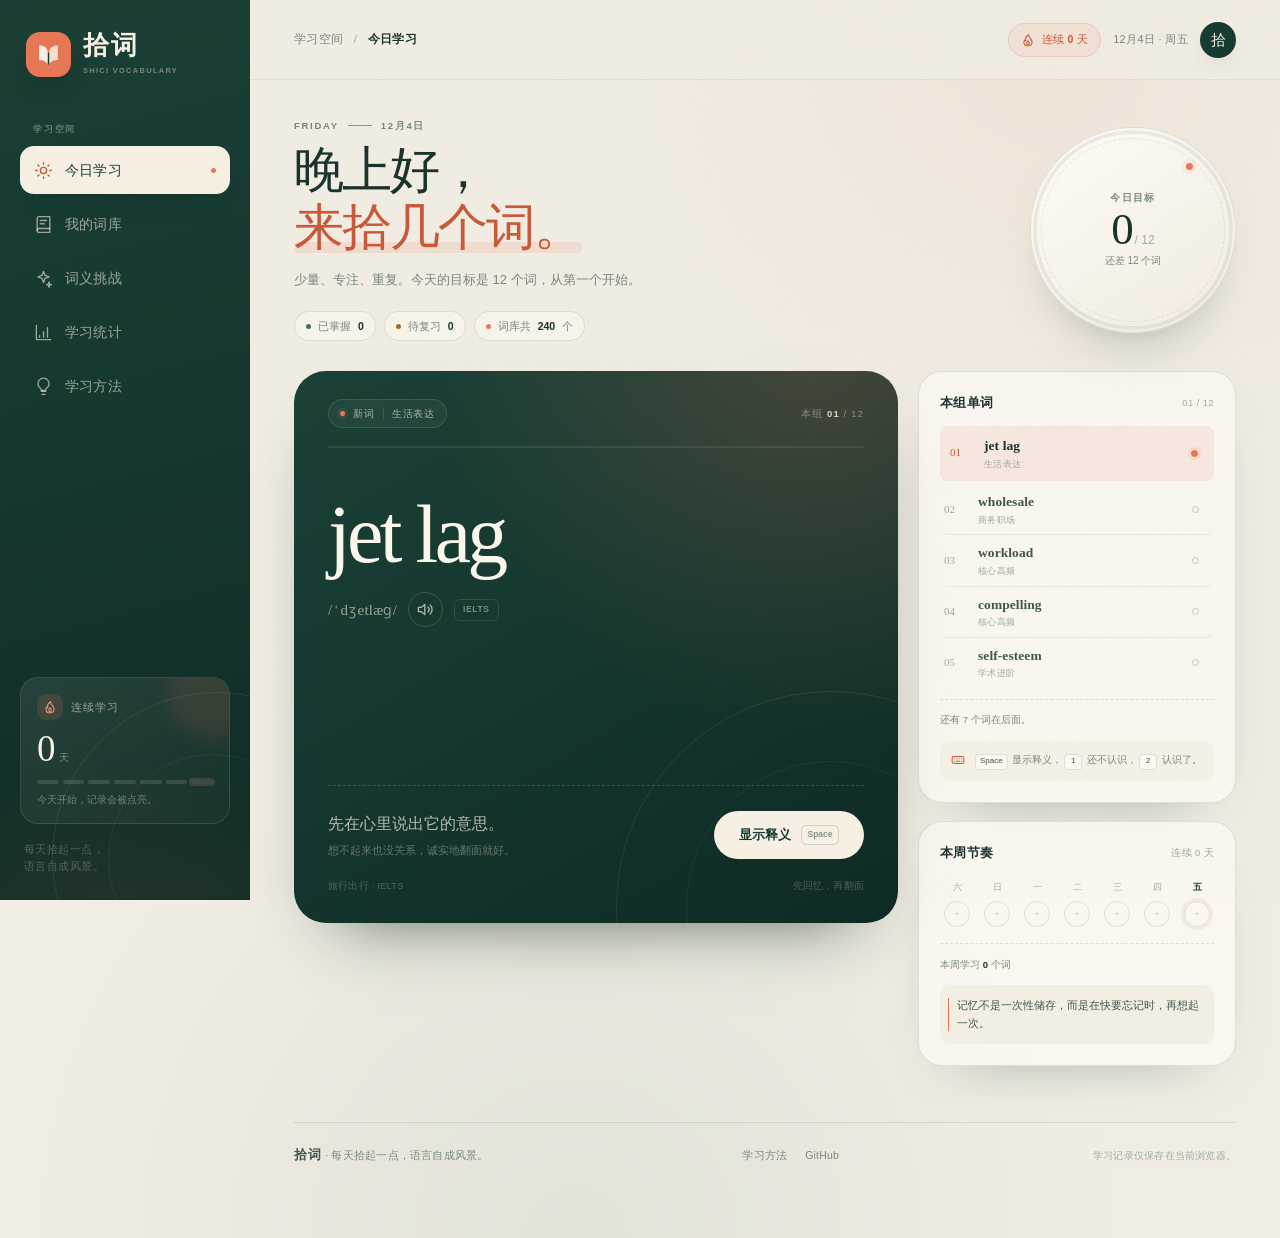
<file: index.html>
<!DOCTYPE html>
<html lang="zh-CN">
<head>
  <meta charset="UTF-8">
  <meta name="viewport" content="width=device-width, initial-scale=1.0">
  <meta name="theme-color" content="#173b32">
  <meta name="description" content="拾词 — 一个安静、专注的背单词空间。240 个精选词、12 个场景词包，用学习、词库、挑战和统计，把词汇真正变成自己的。">
  <title>拾词 · 每天拾起一点</title>
  <link rel="stylesheet" href="styles.css">
  <meta name="application-name" content="拾词 · SHICI">
  <meta name="apple-mobile-web-app-title" content="拾词">
  <meta name="color-scheme" content="light">

  <link rel="icon" href="favicon.svg" type="image/svg+xml">
  <link rel="icon" href="favicon.ico" sizes="32x32">
  <link rel="apple-touch-icon" href="assets/apple-touch-icon.png">
  <link rel="manifest" href="manifest.webmanifest">

  <meta property="og:type" content="website">
  <meta property="og:site_name" content="拾词 SHICI">
  <meta property="og:locale" content="zh_CN">
  <meta property="og:title" content="拾词 · 每天拾起一点">
  <meta property="og:description" content="拾词 — 一个安静、专注的背单词空间。240 个精选词、12 个场景词包，用学习、词库、挑战和统计，把词汇真正变成自己的。">
  <meta property="og:url" content="https://hyh061.github.io/shici/">
  <meta property="og:image" content="https://hyh061.github.io/shici/assets/cover.png">
  <meta property="og:image:width" content="1200">
  <meta property="og:image:height" content="630">
  <meta property="og:image:alt" content="拾词：每天拾起一点，语言自成风景。">
  <meta name="twitter:card" content="summary_large_image">
  <meta name="twitter:title" content="拾词 · 每天拾起一点">
  <meta name="twitter:description" content="拾词 — 一个安静、专注的背单词空间。240 个精选词、12 个场景词包，用学习、词库、挑战和统计，把词汇真正变成自己的。">
  <meta name="twitter:image" content="https://hyh061.github.io/shici/assets/cover.png">
  <link rel="canonical" href="https://hyh061.github.io/shici/">
  <script type="application/ld+json">
  {
    "@context": "https://schema.org",
    "@type": "WebApplication",
    "name": "拾词 SHICI",
    "alternateName": "拾词",
    "url": "https://hyh061.github.io/shici/",
    "description": "一个安静的背单词空间：240 个精选词、12 个场景词包，用回忆、挑战和统计，把词汇真正变成自己的。",
    "applicationCategory": "EducationalApplication",
    "inLanguage": "zh-CN",
    "operatingSystem": "Any",
    "offers": { "@type": "Offer", "price": "0", "priceCurrency": "CNY" }
  }
  </script>
</head>
<body data-page="today">
  <a class="skip-link" href="#main">跳到主要内容</a>

  <div class="app-shell">
    <aside class="sidebar">
      <a class="brand" href="index.html" aria-label="拾词首页">
        <span class="brand__mark" aria-hidden="true">
          <svg viewBox="0 0 48 48">
            <rect width="48" height="48" rx="15" fill="#e77756"></rect>
            <path d="M14 14.5c5.8 0 9.2 2.5 9.2 8V34c-2-2.7-4.8-4.1-9.2-4.1V14.5Z" fill="#f7f1e3"></path>
            <path d="M34 14.5c-5.8 0-9.2 2.5-9.2 8V34c2-2.7 4.8-4.1 9.2-4.1V14.5Z" fill="#f7f1e3" opacity=".85"></path>
            <path d="M24 22.5V34" stroke="#173b32" stroke-width="1.4" stroke-linecap="round"></path>
          </svg>
        </span>
        <span class="brand__text">
          <strong>拾词</strong>
          <small>SHICI VOCABULARY</small>
        </span>
      </a>

      <p class="nav-label">学习空间</p>
      <nav class="nav" aria-label="主导航">
        <a class="nav-item is-active" href="index.html" aria-current="page">
          <svg class="icon" aria-hidden="true"><use href="icons.svg#i-sun"></use></svg>
          <span>今日学习</span>
          <i class="nav-item__dot" aria-hidden="true"></i>
        </a>
        <a class="nav-item" href="library.html">
          <svg class="icon" aria-hidden="true"><use href="icons.svg#i-book"></use></svg>
          <span>我的词库</span>
          <i class="nav-item__dot" aria-hidden="true"></i>
        </a>
        <a class="nav-item" href="quiz.html">
          <svg class="icon" aria-hidden="true"><use href="icons.svg#i-spark"></use></svg>
          <span>词义挑战</span>
          <i class="nav-item__dot" aria-hidden="true"></i>
        </a>
        <a class="nav-item" href="stats.html">
          <svg class="icon" aria-hidden="true"><use href="icons.svg#i-chart"></use></svg>
          <span>学习统计</span>
          <i class="nav-item__dot" aria-hidden="true"></i>
        </a>
        <a class="nav-item" href="about.html">
          <svg class="icon" aria-hidden="true"><use href="icons.svg#i-lightbulb"></use></svg>
          <span>学习方法</span>
          <i class="nav-item__dot" aria-hidden="true"></i>
        </a>
      </nav>

      <div class="sidebar__spacer"></div>

      <div class="streak-card">
        <div class="streak-card__head">
          <span class="streak-card__flame"><svg class="icon" aria-hidden="true"><use href="icons.svg#i-flame"></use></svg></span>
          <span>连续学习</span>
        </div>
        <p class="streak-card__number"><strong data-streak>0</strong><span>天</span></p>
        <div class="streak-dots" id="sidebarWeekDots" aria-hidden="true"></div>
        <p class="streak-card__note" data-streak-note>今天开始，记录会被点亮。</p>
      </div>

      <p class="sidebar__foot">每天拾起一点，<br>语言自成风景。</p>
    </aside>

    <main class="main" id="main" tabindex="-1">
      <header class="topbar">
        <a class="mobile-brand" href="index.html" aria-label="拾词首页">
          <span class="mobile-brand__mark" aria-hidden="true">拾</span>
          <strong>拾词</strong>
        </a>
        <nav class="crumb" aria-label="面包屑">
          <span>学习空间</span>
          <i aria-hidden="true">/</i>
          <strong>今日学习</strong>
        </nav>
        <div class="topbar__right">
          <span class="streak-pill">
            <svg class="icon" aria-hidden="true"><use href="icons.svg#i-flame"></use></svg>
            <span>连续 <strong data-streak>0</strong> 天</span>
          </span>
          <span class="date-pill" id="topbarDate">今天 · 记录中</span>
          <span class="avatar" aria-hidden="true">拾</span>
        </div>
      </header>

      <div class="main__inner">
        <section class="today-hero" aria-labelledby="todayHeading">
          <div class="today-hero__copy">
            <p class="eyebrow">
              <span id="todayWeekday">TODAY</span>
              <i></i>
              <span id="todayDate">今天</span>
            </p>
            <h1 id="todayHeading"><span id="todayGreeting">你好</span>，<br><em>来拾几个词。</em></h1>
            <p class="hero-sub" id="todaySubtitle">少量、专注、重复。今天的目标是 12 个词，从第一个开始。</p>
            <div class="hero-tags" id="todayTags">
              <span class="hero-tag"><span class="dot"></span>已掌握 <b>0</b></span>
              <span class="hero-tag hero-tag--learning"><span class="dot"></span>待复习 <b>0</b></span>
              <span class="hero-tag hero-tag--streak"><span class="dot"></span>词库共 <b>240</b> 个</span>
            </div>
          </div>
          <div class="goal-disc" id="todayGoal" role="img" aria-label="今日目标 0 / 12">
            <span class="goal-disc__star" aria-hidden="true"></span>
            <svg class="goal-disc__ring" viewBox="0 0 206 206" aria-hidden="true">
              <circle class="ring-track" cx="103" cy="103" r="99"></circle>
              <circle class="ring-fill" cx="103" cy="103" r="99" stroke-dasharray="622" stroke-dashoffset="622"></circle>
            </svg>
            <span class="goal-disc__label">今日目标</span>
            <span class="goal-disc__number"><strong>0</strong><span>/ 12</span></span>
            <span class="goal-disc__foot">还差 12 个词</span>
          </div>
        </section>

        <div class="study-layout">
          <section id="studyCard" class="study-card" aria-label="今日单词">
            <div class="loading-state">
              <span class="loading-state__mark">拾</span>
              <p>正在整理今天的词…</p>
            </div>
          </section>
          <aside class="daily-rail" id="dailyRail" aria-label="今日学习辅助信息"></aside>
        </div>

        <footer class="site-footer">
          <p><strong>拾词</strong> · 每天拾起一点，语言自成风景。</p>
          <nav aria-label="辅助导航">
            <a href="about.html">学习方法</a>
            <a href="https://github.com/hyh061/shici">GitHub</a>
          </nav>
          <p class="site-footer__note">学习记录仅保存在当前浏览器。</p>
        </footer>
      </div>
    </main>
  </div>

  <dialog class="word-dialog" id="wordDialog" aria-labelledby="dialogTitle">
    <div class="dialog-shell">
      <button class="dialog-close" type="button" data-action="close-dialog" aria-label="关闭详情">
        <svg class="icon" aria-hidden="true"><use href="icons.svg#i-x"></use></svg>
      </button>
      <div id="dialogContent"></div>
    </div>
  </dialog>

  <div class="toast" id="toast" role="status" aria-live="polite"></div>
  <div class="sr-only" id="liveRegion" aria-live="polite"></div>

  <noscript>
    <div class="noscript">拾词需要启用 JavaScript 才能翻动今天的单词。</div>
  </noscript>

  <script src="data.js" defer></script>
  <script src="app.js" defer></script>
</body>
</html>
</file>
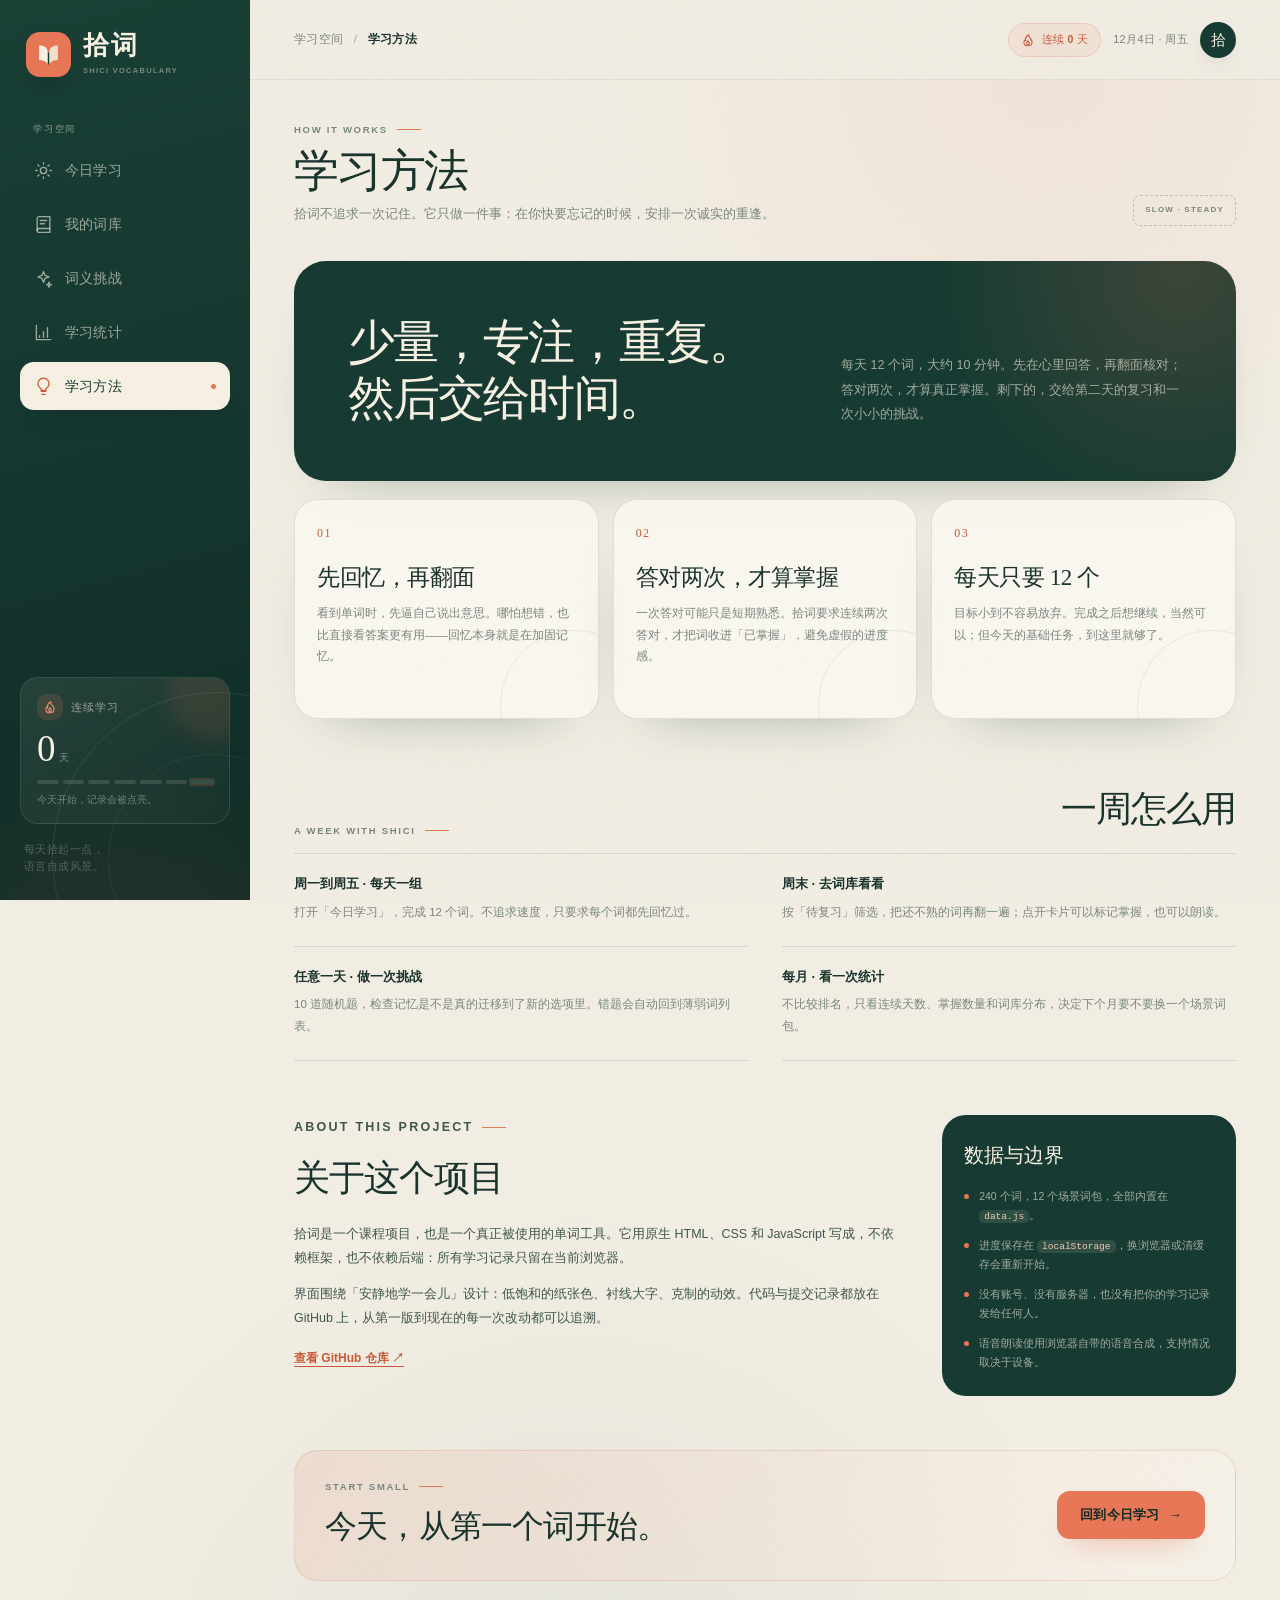
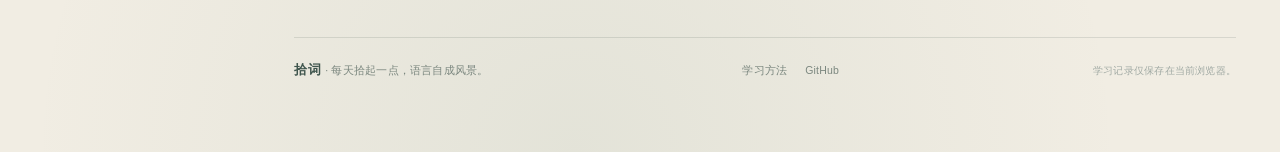
<file: about.html>
<!DOCTYPE html>
<html lang="zh-CN">
<head>
  <meta charset="UTF-8">
  <meta name="viewport" content="width=device-width, initial-scale=1.0">
  <meta name="theme-color" content="#173b32">
  <meta name="description" content="拾词的学习方法：先回忆再翻面、答对两次才算掌握、每天只学 12 个词。了解这个课程项目的设计与数据边界。">
  <title>学习方法 · 拾词</title>
  <link rel="stylesheet" href="styles.css">
  <meta name="application-name" content="拾词 · SHICI">
  <meta name="apple-mobile-web-app-title" content="拾词">
  <meta name="color-scheme" content="light">

  <link rel="icon" href="favicon.svg" type="image/svg+xml">
  <link rel="icon" href="favicon.ico" sizes="32x32">
  <link rel="apple-touch-icon" href="assets/apple-touch-icon.png">
  <link rel="manifest" href="manifest.webmanifest">

  <meta property="og:type" content="website">
  <meta property="og:site_name" content="拾词 SHICI">
  <meta property="og:locale" content="zh_CN">
  <meta property="og:title" content="学习方法 · 拾词">
  <meta property="og:description" content="拾词的学习方法：先回忆再翻面、答对两次才算掌握、每天只学 12 个词。了解这个课程项目的设计与数据边界。">
  <meta property="og:url" content="https://hyh061.github.io/shici/about.html">
  <meta property="og:image" content="https://hyh061.github.io/shici/assets/cover.png">
  <meta property="og:image:width" content="1200">
  <meta property="og:image:height" content="630">
  <meta property="og:image:alt" content="拾词：每天拾起一点，语言自成风景。">
  <meta name="twitter:card" content="summary_large_image">
  <meta name="twitter:title" content="学习方法 · 拾词">
  <meta name="twitter:description" content="拾词的学习方法：先回忆再翻面、答对两次才算掌握、每天只学 12 个词。了解这个课程项目的设计与数据边界。">
  <meta name="twitter:image" content="https://hyh061.github.io/shici/assets/cover.png">
  <link rel="canonical" href="https://hyh061.github.io/shici/about.html">
</head>
<body data-page="about">
  <a class="skip-link" href="#main">跳到主要内容</a>

  <div class="app-shell">
    <aside class="sidebar">
      <a class="brand" href="index.html" aria-label="拾词首页">
        <span class="brand__mark" aria-hidden="true">
          <svg viewBox="0 0 48 48">
            <rect width="48" height="48" rx="15" fill="#e77756"></rect>
            <path d="M14 14.5c5.8 0 9.2 2.5 9.2 8V34c-2-2.7-4.8-4.1-9.2-4.1V14.5Z" fill="#f7f1e3"></path>
            <path d="M34 14.5c-5.8 0-9.2 2.5-9.2 8V34c2-2.7 4.8-4.1 9.2-4.1V14.5Z" fill="#f7f1e3" opacity=".85"></path>
            <path d="M24 22.5V34" stroke="#173b32" stroke-width="1.4" stroke-linecap="round"></path>
          </svg>
        </span>
        <span class="brand__text">
          <strong>拾词</strong>
          <small>SHICI VOCABULARY</small>
        </span>
      </a>

      <p class="nav-label">学习空间</p>
      <nav class="nav" aria-label="主导航">
        <a class="nav-item" href="index.html">
          <svg class="icon" aria-hidden="true"><use href="icons.svg#i-sun"></use></svg>
          <span>今日学习</span>
          <i class="nav-item__dot" aria-hidden="true"></i>
        </a>
        <a class="nav-item" href="library.html">
          <svg class="icon" aria-hidden="true"><use href="icons.svg#i-book"></use></svg>
          <span>我的词库</span>
          <i class="nav-item__dot" aria-hidden="true"></i>
        </a>
        <a class="nav-item" href="quiz.html">
          <svg class="icon" aria-hidden="true"><use href="icons.svg#i-spark"></use></svg>
          <span>词义挑战</span>
          <i class="nav-item__dot" aria-hidden="true"></i>
        </a>
        <a class="nav-item" href="stats.html">
          <svg class="icon" aria-hidden="true"><use href="icons.svg#i-chart"></use></svg>
          <span>学习统计</span>
          <i class="nav-item__dot" aria-hidden="true"></i>
        </a>
        <a class="nav-item is-active" href="about.html" aria-current="page">
          <svg class="icon" aria-hidden="true"><use href="icons.svg#i-lightbulb"></use></svg>
          <span>学习方法</span>
          <i class="nav-item__dot" aria-hidden="true"></i>
        </a>
      </nav>

      <div class="sidebar__spacer"></div>

      <div class="streak-card">
        <div class="streak-card__head">
          <span class="streak-card__flame"><svg class="icon" aria-hidden="true"><use href="icons.svg#i-flame"></use></svg></span>
          <span>连续学习</span>
        </div>
        <p class="streak-card__number"><strong data-streak>0</strong><span>天</span></p>
        <div class="streak-dots" id="sidebarWeekDots" aria-hidden="true"></div>
        <p class="streak-card__note" data-streak-note>今天开始，记录会被点亮。</p>
      </div>

      <p class="sidebar__foot">每天拾起一点，<br>语言自成风景。</p>
    </aside>

    <main class="main" id="main" tabindex="-1">
      <header class="topbar">
        <a class="mobile-brand" href="index.html" aria-label="拾词首页">
          <span class="mobile-brand__mark" aria-hidden="true">拾</span>
          <strong>拾词</strong>
        </a>
        <nav class="crumb" aria-label="面包屑">
          <span>学习空间</span>
          <i aria-hidden="true">/</i>
          <strong>学习方法</strong>
        </nav>
        <div class="topbar__right">
          <span class="streak-pill">
            <svg class="icon" aria-hidden="true"><use href="icons.svg#i-flame"></use></svg>
            <span>连续 <strong data-streak>0</strong> 天</span>
          </span>
          <span class="date-pill" id="topbarDate">今天 · 记录中</span>
          <span class="avatar" aria-hidden="true">拾</span>
        </div>
      </header>

      <div class="main__inner">
        <div class="page-head">
          <div class="page-head__copy">
            <p class="eyebrow">HOW IT WORKS <i></i></p>
            <h1>学习方法</h1>
            <p class="page-head__sub">拾词不追求一次记住。它只做一件事：在你快要忘记的时候，安排一次诚实的重逢。</p>
          </div>
          <span class="paper-tag">SLOW · STEADY</span>
        </div>

        <section class="about-lede" aria-labelledby="aboutLede">
          <h2 id="aboutLede">少量，专注，重复。<br>然后交给时间。</h2>
          <p>每天 12 个词，大约 10 分钟。先在心里回答，再翻面核对；答对两次，才算真正掌握。剩下的，交给第二天的复习和一次小小的挑战。</p>
        </section>

        <section class="about-grid" aria-label="三个学习原则">
          <article class="about-card">
            <span class="about-card__index">01</span>
            <h2>先回忆，再翻面</h2>
            <p>看到单词时，先逼自己说出意思。哪怕想错，也比直接看答案更有用——回忆本身就是在加固记忆。</p>
          </article>
          <article class="about-card">
            <span class="about-card__index">02</span>
            <h2>答对两次，才算掌握</h2>
            <p>一次答对可能只是短期熟悉。拾词要求连续两次答对，才把词收进「已掌握」，避免虚假的进度感。</p>
          </article>
          <article class="about-card">
            <span class="about-card__index">03</span>
            <h2>每天只要 12 个</h2>
            <p>目标小到不容易放弃。完成之后想继续，当然可以；但今天的基础任务，到这里就够了。</p>
          </article>
        </section>

        <section class="about-section" aria-labelledby="aboutWeek">
          <div class="about-section__head">
            <p class="eyebrow">A WEEK WITH SHICI <i></i></p>
            <h2 id="aboutWeek">一周怎么用</h2>
          </div>
          <ol class="about-steps">
            <li><strong>周一到周五 · 每天一组</strong><span>打开「今日学习」，完成 12 个词。不追求速度，只要求每个词都先回忆过。</span></li>
            <li><strong>周末 · 去词库看看</strong><span>按「待复习」筛选，把还不熟的词再翻一遍；点开卡片可以标记掌握，也可以朗读。</span></li>
            <li><strong>任意一天 · 做一次挑战</strong><span>10 道随机题，检查记忆是不是真的迁移到了新的选项里。错题会自动回到薄弱词列表。</span></li>
            <li><strong>每月 · 看一次统计</strong><span>不比较排名，只看连续天数、掌握数量和词库分布，决定下个月要不要换一个场景词包。</span></li>
          </ol>
        </section>

        <section class="about-section about-section--split" aria-labelledby="aboutProject">
          <div>
            <p class="eyebrow">ABOUT THIS PROJECT <i></i></p>
            <h2 id="aboutProject">关于这个项目</h2>
            <p>拾词是一个课程项目，也是一个真正被使用的单词工具。它用原生 HTML、CSS 和 JavaScript 写成，不依赖框架，也不依赖后端：所有学习记录只留在当前浏览器。</p>
            <p>界面围绕「安静地学一会儿」设计：低饱和的纸张色、衬线大字、克制的动效。代码与提交记录都放在 GitHub 上，从第一版到现在的每一次改动都可以追溯。</p>
            <p><a class="text-link" href="https://github.com/hyh061/shici">查看 GitHub 仓库 <span aria-hidden="true">↗</span></a></p>
          </div>
          <div class="about-note">
            <h3>数据与边界</h3>
            <ul>
              <li>240 个词，12 个场景词包，全部内置在 <code>data.js</code>。</li>
              <li>进度保存在 <code>localStorage</code>，换浏览器或清缓存会重新开始。</li>
              <li>没有账号、没有服务器，也没有把你的学习记录发给任何人。</li>
              <li>语音朗读使用浏览器自带的语音合成，支持情况取决于设备。</li>
            </ul>
          </div>
        </section>

        <section class="about-cta" aria-labelledby="aboutCta">
          <div>
            <p class="eyebrow">START SMALL <i></i></p>
            <h2 id="aboutCta">今天，从第一个词开始。</h2>
          </div>
          <a class="btn btn--primary" href="index.html">回到今日学习 <span aria-hidden="true">→</span></a>
        </section>

        <footer class="site-footer">
          <p><strong>拾词</strong> · 每天拾起一点，语言自成风景。</p>
          <nav aria-label="辅助导航">
            <a href="about.html" aria-current="page">学习方法</a>
            <a href="https://github.com/hyh061/shici">GitHub</a>
          </nav>
          <p class="site-footer__note">学习记录仅保存在当前浏览器。</p>
        </footer>
      </div>
    </main>
  </div>

  <div class="toast" id="toast" role="status" aria-live="polite"></div>
  <div class="sr-only" id="liveRegion" aria-live="polite"></div>

  <noscript>
    <div class="noscript">拾词需要启用 JavaScript 才能记录学习进度；本页的文字内容仍可正常阅读。</div>
  </noscript>

  <script src="data.js" defer></script>
  <script src="app.js" defer></script>
</body>
</html>
</file>
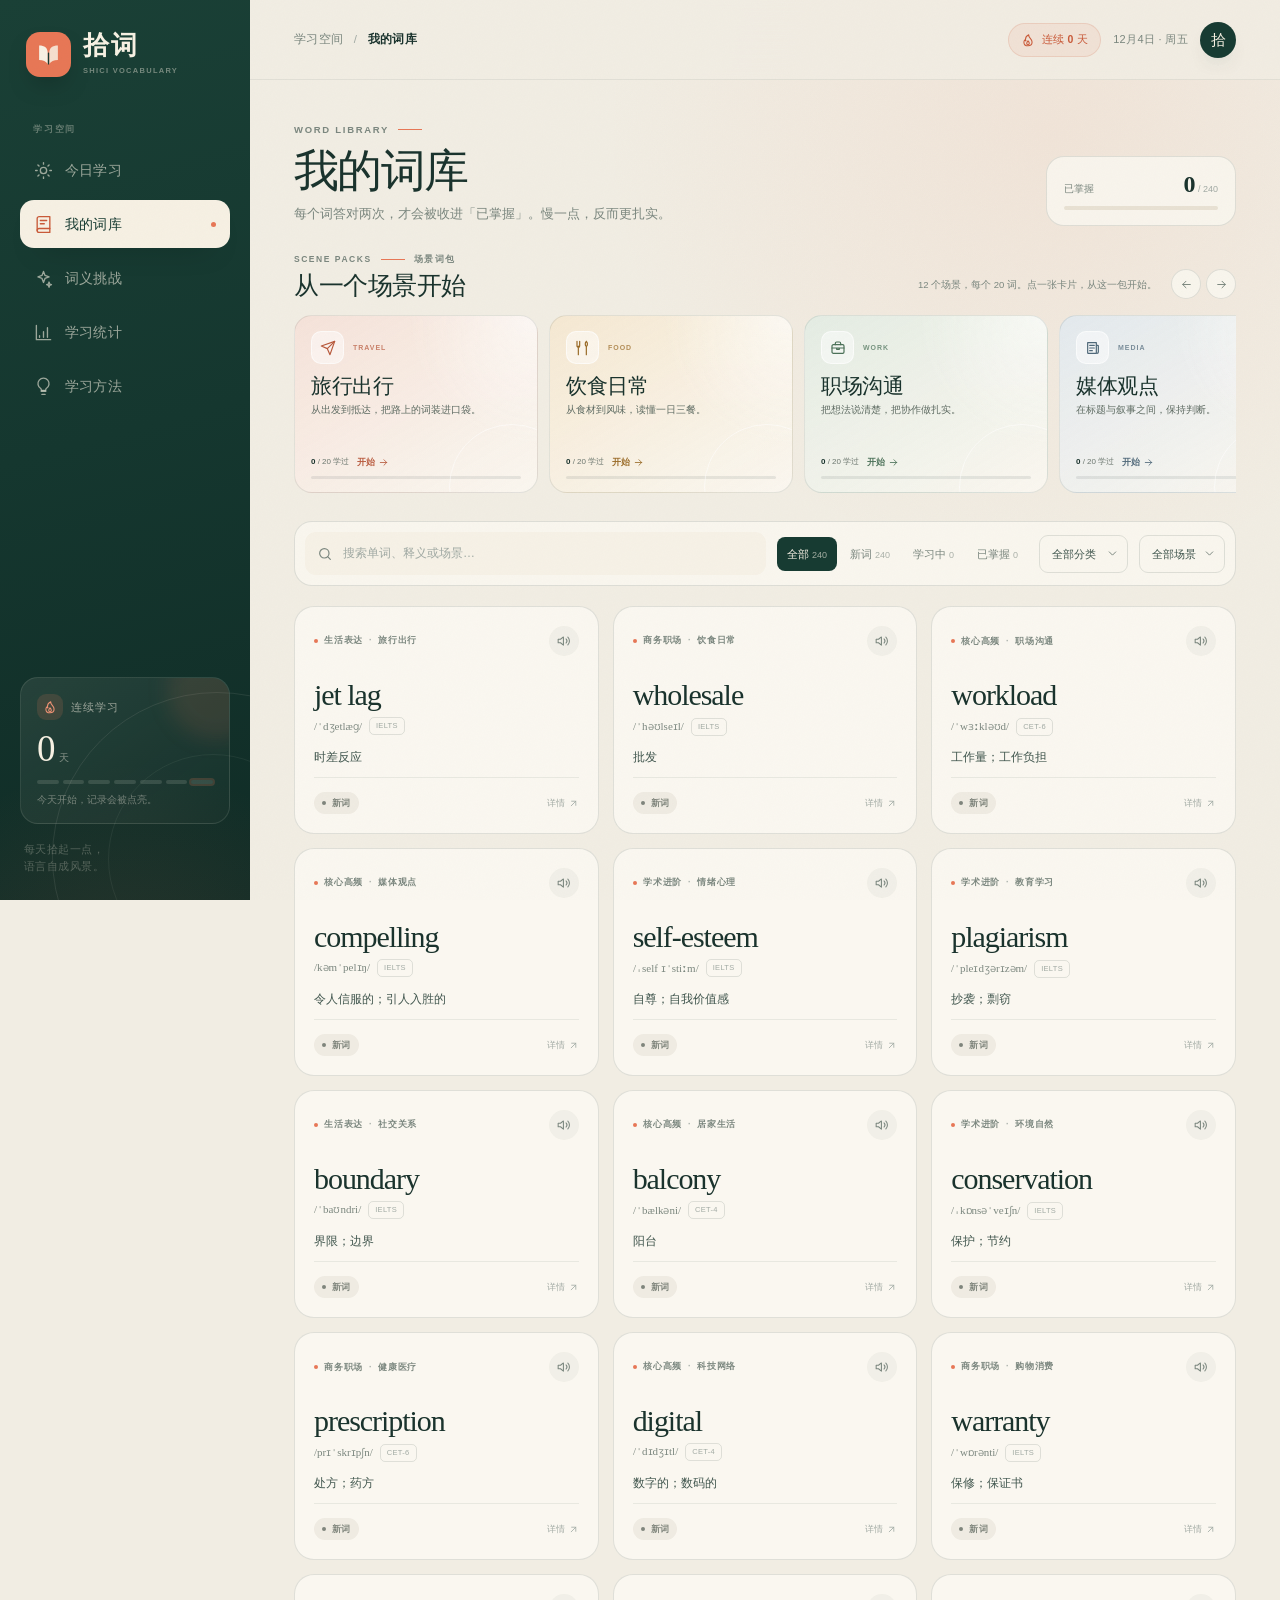
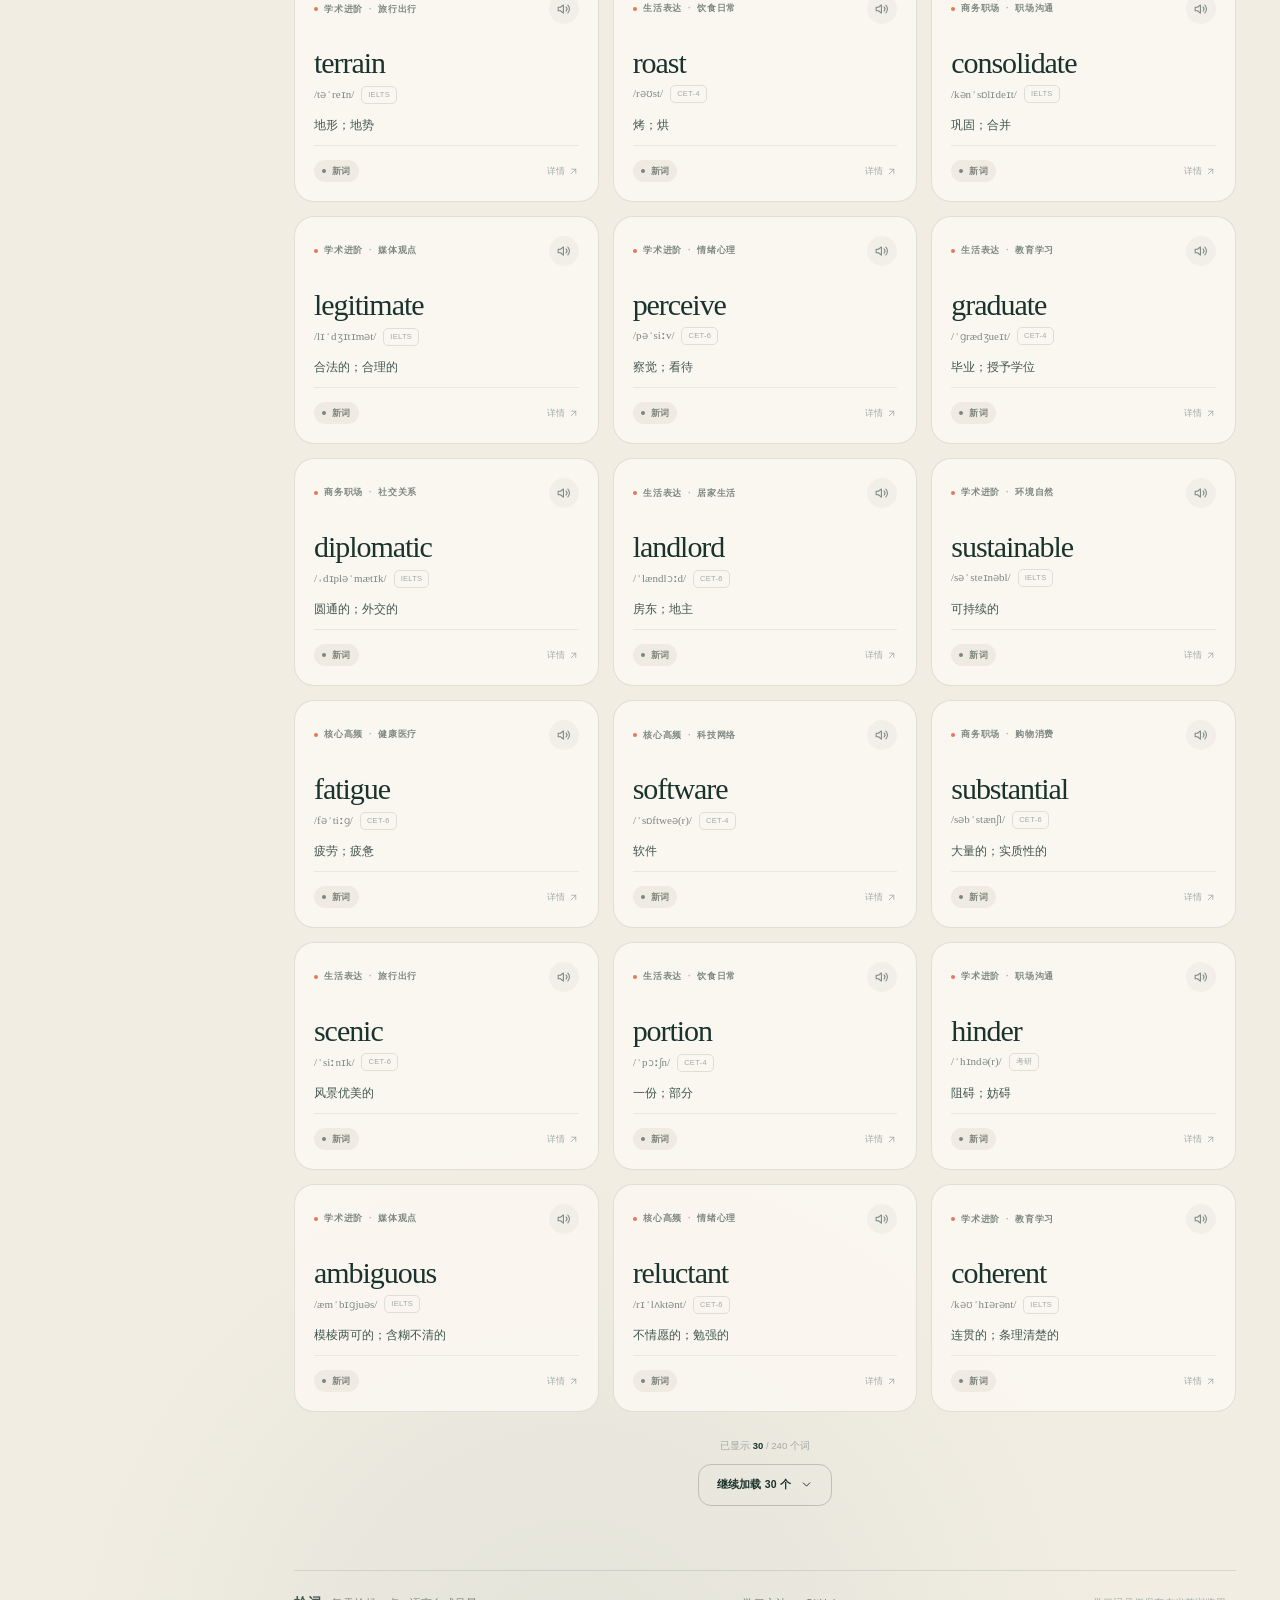
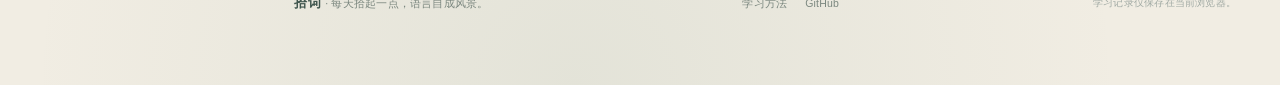
<file: library.html>
<!DOCTYPE html>
<html lang="zh-CN">
<head>
  <meta charset="UTF-8">
  <meta name="viewport" content="width=device-width, initial-scale=1.0">
  <meta name="theme-color" content="#173b32">
  <meta name="description" content="拾词词库：240 个精选词，按分类、场景和学习状态筛选，点开任意单词查看释义、例句和搭配。">
  <title>我的词库 · 拾词</title>
  <link rel="stylesheet" href="styles.css">
  <meta name="application-name" content="拾词 · SHICI">
  <meta name="apple-mobile-web-app-title" content="拾词">
  <meta name="color-scheme" content="light">

  <link rel="icon" href="favicon.svg" type="image/svg+xml">
  <link rel="icon" href="favicon.ico" sizes="32x32">
  <link rel="apple-touch-icon" href="assets/apple-touch-icon.png">
  <link rel="manifest" href="manifest.webmanifest">

  <meta property="og:type" content="website">
  <meta property="og:site_name" content="拾词 SHICI">
  <meta property="og:locale" content="zh_CN">
  <meta property="og:title" content="我的词库 · 拾词">
  <meta property="og:description" content="拾词词库：240 个精选词，按分类、场景和学习状态筛选，点开任意单词查看释义、例句和搭配。">
  <meta property="og:url" content="https://hyh061.github.io/shici/library.html">
  <meta property="og:image" content="https://hyh061.github.io/shici/assets/cover.png">
  <meta property="og:image:width" content="1200">
  <meta property="og:image:height" content="630">
  <meta property="og:image:alt" content="拾词：每天拾起一点，语言自成风景。">
  <meta name="twitter:card" content="summary_large_image">
  <meta name="twitter:title" content="我的词库 · 拾词">
  <meta name="twitter:description" content="拾词词库：240 个精选词，按分类、场景和学习状态筛选，点开任意单词查看释义、例句和搭配。">
  <meta name="twitter:image" content="https://hyh061.github.io/shici/assets/cover.png">
  <link rel="canonical" href="https://hyh061.github.io/shici/library.html">
</head>
<body data-page="library">
  <a class="skip-link" href="#main">跳到主要内容</a>

  <div class="app-shell">
    <aside class="sidebar">
      <a class="brand" href="index.html" aria-label="拾词首页">
        <span class="brand__mark" aria-hidden="true">
          <svg viewBox="0 0 48 48">
            <rect width="48" height="48" rx="15" fill="#e77756"></rect>
            <path d="M14 14.5c5.8 0 9.2 2.5 9.2 8V34c-2-2.7-4.8-4.1-9.2-4.1V14.5Z" fill="#f7f1e3"></path>
            <path d="M34 14.5c-5.8 0-9.2 2.5-9.2 8V34c2-2.7 4.8-4.1 9.2-4.1V14.5Z" fill="#f7f1e3" opacity=".85"></path>
            <path d="M24 22.5V34" stroke="#173b32" stroke-width="1.4" stroke-linecap="round"></path>
          </svg>
        </span>
        <span class="brand__text">
          <strong>拾词</strong>
          <small>SHICI VOCABULARY</small>
        </span>
      </a>

      <p class="nav-label">学习空间</p>
      <nav class="nav" aria-label="主导航">
        <a class="nav-item" href="index.html">
          <svg class="icon" aria-hidden="true"><use href="icons.svg#i-sun"></use></svg>
          <span>今日学习</span>
          <i class="nav-item__dot" aria-hidden="true"></i>
        </a>
        <a class="nav-item is-active" href="library.html" aria-current="page">
          <svg class="icon" aria-hidden="true"><use href="icons.svg#i-book"></use></svg>
          <span>我的词库</span>
          <i class="nav-item__dot" aria-hidden="true"></i>
        </a>
        <a class="nav-item" href="quiz.html">
          <svg class="icon" aria-hidden="true"><use href="icons.svg#i-spark"></use></svg>
          <span>词义挑战</span>
          <i class="nav-item__dot" aria-hidden="true"></i>
        </a>
        <a class="nav-item" href="stats.html">
          <svg class="icon" aria-hidden="true"><use href="icons.svg#i-chart"></use></svg>
          <span>学习统计</span>
          <i class="nav-item__dot" aria-hidden="true"></i>
        </a>
        <a class="nav-item" href="about.html">
          <svg class="icon" aria-hidden="true"><use href="icons.svg#i-lightbulb"></use></svg>
          <span>学习方法</span>
          <i class="nav-item__dot" aria-hidden="true"></i>
        </a>
      </nav>

      <div class="sidebar__spacer"></div>

      <div class="streak-card">
        <div class="streak-card__head">
          <span class="streak-card__flame"><svg class="icon" aria-hidden="true"><use href="icons.svg#i-flame"></use></svg></span>
          <span>连续学习</span>
        </div>
        <p class="streak-card__number"><strong data-streak>0</strong><span>天</span></p>
        <div class="streak-dots" id="sidebarWeekDots" aria-hidden="true"></div>
        <p class="streak-card__note" data-streak-note>今天开始，记录会被点亮。</p>
      </div>

      <p class="sidebar__foot">每天拾起一点，<br>语言自成风景。</p>
    </aside>

    <main class="main" id="main" tabindex="-1">
      <header class="topbar">
        <a class="mobile-brand" href="index.html" aria-label="拾词首页">
          <span class="mobile-brand__mark" aria-hidden="true">拾</span>
          <strong>拾词</strong>
        </a>
        <nav class="crumb" aria-label="面包屑">
          <span>学习空间</span>
          <i aria-hidden="true">/</i>
          <strong>我的词库</strong>
        </nav>
        <div class="topbar__right">
          <span class="streak-pill">
            <svg class="icon" aria-hidden="true"><use href="icons.svg#i-flame"></use></svg>
            <span>连续 <strong data-streak>0</strong> 天</span>
          </span>
          <span class="date-pill" id="topbarDate">今天 · 记录中</span>
          <span class="avatar" aria-hidden="true">拾</span>
        </div>
      </header>

      <div class="main__inner">
        <div class="page-head">
          <div class="page-head__copy">
            <p class="eyebrow">WORD LIBRARY <i></i></p>
            <h1>我的词库</h1>
            <p class="page-head__sub">每个词答对两次，才会被收进「已掌握」。慢一点，反而更扎实。</p>
          </div>
          <div class="library-meter">
            <div class="library-meter__label"><span>已掌握</span><strong><b id="libMastered">0</b><small> / <span id="libTotal">240</span></small></strong></div>
            <div class="mini-track"><i id="libMeterFill"></i></div>
          </div>
        </div>

        <section class="theme-dock" aria-labelledby="themeDockTitle">
          <div class="theme-dock__head">
            <div class="theme-dock__intro">
              <p class="eyebrow">SCENE PACKS <i></i> 场景词包</p>
              <h2 id="themeDockTitle">从一个场景开始</h2>
            </div>
            <div class="theme-dock__tools">
              <p>12 个场景，每个 20 词。点一张卡片，从这一包开始。</p>
              <div class="theme-dock__arrows">
                <button class="theme-arrow" type="button" data-action="scroll-themes" data-dir="-1" aria-label="向左浏览场景">
                  <svg class="icon" aria-hidden="true"><use href="icons.svg#i-arrow-left"></use></svg>
                </button>
                <button class="theme-arrow" type="button" data-action="scroll-themes" data-dir="1" aria-label="向右浏览场景">
                  <svg class="icon" aria-hidden="true"><use href="icons.svg#i-arrow-right"></use></svg>
                </button>
              </div>
            </div>
          </div>
          <div class="theme-strip" id="themeStrip" aria-label="主题词包"></div>
        </section>

        <div class="library-toolbar">
          <label class="search-box" for="librarySearch">
            <svg class="icon" aria-hidden="true"><use href="icons.svg#i-search"></use></svg>
            <input id="librarySearch" type="search" placeholder="搜索单词、释义或场景…" autocomplete="off" spellcheck="false">
            <button class="search-clear" id="searchClear" type="button" aria-label="清空搜索" hidden>
              <svg class="icon" aria-hidden="true"><use href="icons.svg#i-x"></use></svg>
            </button>
          </label>
          <div class="filter-tabs" id="statusFilters" role="group" aria-label="按学习状态筛选"></div>
          <label class="select-wrap">
            <span class="sr-only">按分类筛选</span>
            <select id="categoryFilter">
              <option value="all">全部分类</option>
              <option value="核心高频">核心高频</option>
              <option value="学术进阶">学术进阶</option>
              <option value="商务职场">商务职场</option>
              <option value="生活表达">生活表达</option>
            </select>
            <svg class="icon" aria-hidden="true"><use href="icons.svg#i-chevron-down"></use></svg>
          </label>
          <label class="select-wrap select-wrap--theme">
            <span class="sr-only">按主题筛选</span>
            <select id="themeFilter">
              <option value="all">全部场景</option>
            </select>
            <svg class="icon" aria-hidden="true"><use href="icons.svg#i-chevron-down"></use></svg>
          </label>
        </div>

        <div class="word-grid" id="wordGrid"></div>
        <div class="library-pager" id="libraryPager" hidden>
          <p>已显示 <b id="libShown">0</b> / <span id="libMatches">0</span> 个词</p>
          <button class="btn btn--ghost" type="button" data-action="load-more">
            <span id="loadMoreLabel">继续加载 30 个</span>
            <svg class="icon" aria-hidden="true"><use href="icons.svg#i-chevron-down"></use></svg>
          </button>
        </div>
        <div class="empty-state" id="libraryEmpty" hidden>
          <div class="empty-state__icon"><svg class="icon" aria-hidden="true"><use href="icons.svg#i-search"></use></svg></div>
          <h3>没有找到这个词</h3>
          <p>换个关键词，或者清除筛选条件再试一次。</p>
          <button class="btn btn--ink" type="button" data-action="clear-filters">清除筛选</button>
        </div>

        <footer class="site-footer">
          <p><strong>拾词</strong> · 每天拾起一点，语言自成风景。</p>
          <nav aria-label="辅助导航">
            <a href="about.html">学习方法</a>
            <a href="https://github.com/hyh061/shici">GitHub</a>
          </nav>
          <p class="site-footer__note">学习记录仅保存在当前浏览器。</p>
        </footer>
      </div>
    </main>
  </div>

  <dialog class="word-dialog" id="wordDialog" aria-labelledby="dialogTitle">
    <div class="dialog-shell">
      <button class="dialog-close" type="button" data-action="close-dialog" aria-label="关闭详情">
        <svg class="icon" aria-hidden="true"><use href="icons.svg#i-x"></use></svg>
      </button>
      <div id="dialogContent"></div>
    </div>
  </dialog>

  <div class="toast" id="toast" role="status" aria-live="polite"></div>
  <div class="sr-only" id="liveRegion" aria-live="polite"></div>

  <noscript>
    <div class="noscript">拾词需要启用 JavaScript 才能浏览完整词库。</div>
  </noscript>

  <script src="data.js" defer></script>
  <script src="app.js" defer></script>
</body>
</html>
</file>
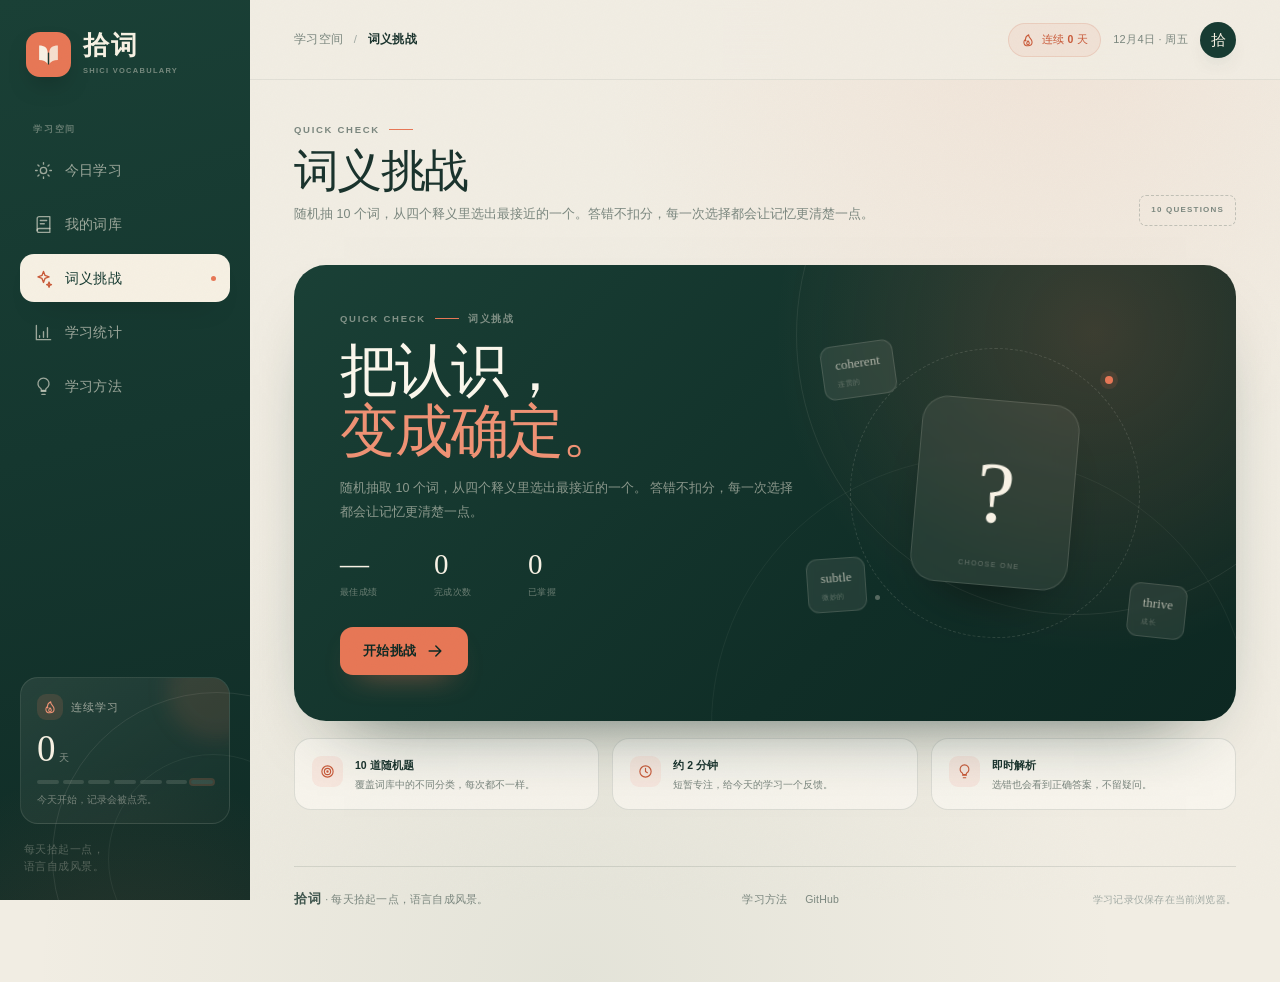
<file: quiz.html>
<!DOCTYPE html>
<html lang="zh-CN">
<head>
  <meta charset="UTF-8">
  <meta name="viewport" content="width=device-width, initial-scale=1.0">
  <meta name="theme-color" content="#173b32">
  <meta name="description" content="拾词词义挑战：随机抽取 10 个词，从四个释义中选出最接近的一个，即时看到解析和错题回顾。">
  <title>词义挑战 · 拾词</title>
  <link rel="stylesheet" href="styles.css">
  <meta name="application-name" content="拾词 · SHICI">
  <meta name="apple-mobile-web-app-title" content="拾词">
  <meta name="color-scheme" content="light">

  <link rel="icon" href="favicon.svg" type="image/svg+xml">
  <link rel="icon" href="favicon.ico" sizes="32x32">
  <link rel="apple-touch-icon" href="assets/apple-touch-icon.png">
  <link rel="manifest" href="manifest.webmanifest">

  <meta property="og:type" content="website">
  <meta property="og:site_name" content="拾词 SHICI">
  <meta property="og:locale" content="zh_CN">
  <meta property="og:title" content="词义挑战 · 拾词">
  <meta property="og:description" content="拾词词义挑战：随机抽取 10 个词，从四个释义中选出最接近的一个，即时看到解析和错题回顾。">
  <meta property="og:url" content="https://hyh061.github.io/shici/quiz.html">
  <meta property="og:image" content="https://hyh061.github.io/shici/assets/cover.png">
  <meta property="og:image:width" content="1200">
  <meta property="og:image:height" content="630">
  <meta property="og:image:alt" content="拾词：每天拾起一点，语言自成风景。">
  <meta name="twitter:card" content="summary_large_image">
  <meta name="twitter:title" content="词义挑战 · 拾词">
  <meta name="twitter:description" content="拾词词义挑战：随机抽取 10 个词，从四个释义中选出最接近的一个，即时看到解析和错题回顾。">
  <meta name="twitter:image" content="https://hyh061.github.io/shici/assets/cover.png">
  <link rel="canonical" href="https://hyh061.github.io/shici/quiz.html">
</head>
<body data-page="quiz">
  <a class="skip-link" href="#main">跳到主要内容</a>

  <div class="app-shell">
    <aside class="sidebar">
      <a class="brand" href="index.html" aria-label="拾词首页">
        <span class="brand__mark" aria-hidden="true">
          <svg viewBox="0 0 48 48">
            <rect width="48" height="48" rx="15" fill="#e77756"></rect>
            <path d="M14 14.5c5.8 0 9.2 2.5 9.2 8V34c-2-2.7-4.8-4.1-9.2-4.1V14.5Z" fill="#f7f1e3"></path>
            <path d="M34 14.5c-5.8 0-9.2 2.5-9.2 8V34c2-2.7 4.8-4.1 9.2-4.1V14.5Z" fill="#f7f1e3" opacity=".85"></path>
            <path d="M24 22.5V34" stroke="#173b32" stroke-width="1.4" stroke-linecap="round"></path>
          </svg>
        </span>
        <span class="brand__text">
          <strong>拾词</strong>
          <small>SHICI VOCABULARY</small>
        </span>
      </a>

      <p class="nav-label">学习空间</p>
      <nav class="nav" aria-label="主导航">
        <a class="nav-item" href="index.html">
          <svg class="icon" aria-hidden="true"><use href="icons.svg#i-sun"></use></svg>
          <span>今日学习</span>
          <i class="nav-item__dot" aria-hidden="true"></i>
        </a>
        <a class="nav-item" href="library.html">
          <svg class="icon" aria-hidden="true"><use href="icons.svg#i-book"></use></svg>
          <span>我的词库</span>
          <i class="nav-item__dot" aria-hidden="true"></i>
        </a>
        <a class="nav-item is-active" href="quiz.html" aria-current="page">
          <svg class="icon" aria-hidden="true"><use href="icons.svg#i-spark"></use></svg>
          <span>词义挑战</span>
          <i class="nav-item__dot" aria-hidden="true"></i>
        </a>
        <a class="nav-item" href="stats.html">
          <svg class="icon" aria-hidden="true"><use href="icons.svg#i-chart"></use></svg>
          <span>学习统计</span>
          <i class="nav-item__dot" aria-hidden="true"></i>
        </a>
        <a class="nav-item" href="about.html">
          <svg class="icon" aria-hidden="true"><use href="icons.svg#i-lightbulb"></use></svg>
          <span>学习方法</span>
          <i class="nav-item__dot" aria-hidden="true"></i>
        </a>
      </nav>

      <div class="sidebar__spacer"></div>

      <div class="streak-card">
        <div class="streak-card__head">
          <span class="streak-card__flame"><svg class="icon" aria-hidden="true"><use href="icons.svg#i-flame"></use></svg></span>
          <span>连续学习</span>
        </div>
        <p class="streak-card__number"><strong data-streak>0</strong><span>天</span></p>
        <div class="streak-dots" id="sidebarWeekDots" aria-hidden="true"></div>
        <p class="streak-card__note" data-streak-note>今天开始，记录会被点亮。</p>
      </div>

      <p class="sidebar__foot">每天拾起一点，<br>语言自成风景。</p>
    </aside>

    <main class="main" id="main" tabindex="-1">
      <header class="topbar">
        <a class="mobile-brand" href="index.html" aria-label="拾词首页">
          <span class="mobile-brand__mark" aria-hidden="true">拾</span>
          <strong>拾词</strong>
        </a>
        <nav class="crumb" aria-label="面包屑">
          <span>学习空间</span>
          <i aria-hidden="true">/</i>
          <strong>词义挑战</strong>
        </nav>
        <div class="topbar__right">
          <span class="streak-pill">
            <svg class="icon" aria-hidden="true"><use href="icons.svg#i-flame"></use></svg>
            <span>连续 <strong data-streak>0</strong> 天</span>
          </span>
          <span class="date-pill" id="topbarDate">今天 · 记录中</span>
          <span class="avatar" aria-hidden="true">拾</span>
        </div>
      </header>

      <div class="main__inner">
        <div class="page-head">
          <div class="page-head__copy">
            <p class="eyebrow">QUICK CHECK <i></i></p>
            <h1>词义挑战</h1>
            <p class="page-head__sub">随机抽 10 个词，从四个释义里选出最接近的一个。答错不扣分，每一次选择都会让记忆更清楚一点。</p>
          </div>
          <span class="paper-tag">10 QUESTIONS</span>
        </div>

        <div id="quizLanding" aria-live="polite"></div>
        <div id="quizRoot" hidden></div>

        <footer class="site-footer">
          <p><strong>拾词</strong> · 每天拾起一点，语言自成风景。</p>
          <nav aria-label="辅助导航">
            <a href="about.html">学习方法</a>
            <a href="https://github.com/hyh061/shici">GitHub</a>
          </nav>
          <p class="site-footer__note">学习记录仅保存在当前浏览器。</p>
        </footer>
      </div>
    </main>
  </div>

  <dialog class="word-dialog" id="wordDialog" aria-labelledby="dialogTitle">
    <div class="dialog-shell">
      <button class="dialog-close" type="button" data-action="close-dialog" aria-label="关闭详情">
        <svg class="icon" aria-hidden="true"><use href="icons.svg#i-x"></use></svg>
      </button>
      <div id="dialogContent"></div>
    </div>
  </dialog>

  <div class="toast" id="toast" role="status" aria-live="polite"></div>
  <div class="sr-only" id="liveRegion" aria-live="polite"></div>

  <noscript>
    <div class="noscript">拾词需要启用 JavaScript 才能开始词义挑战。</div>
  </noscript>

  <script src="data.js" defer></script>
  <script src="app.js" defer></script>
</body>
</html>
</file>
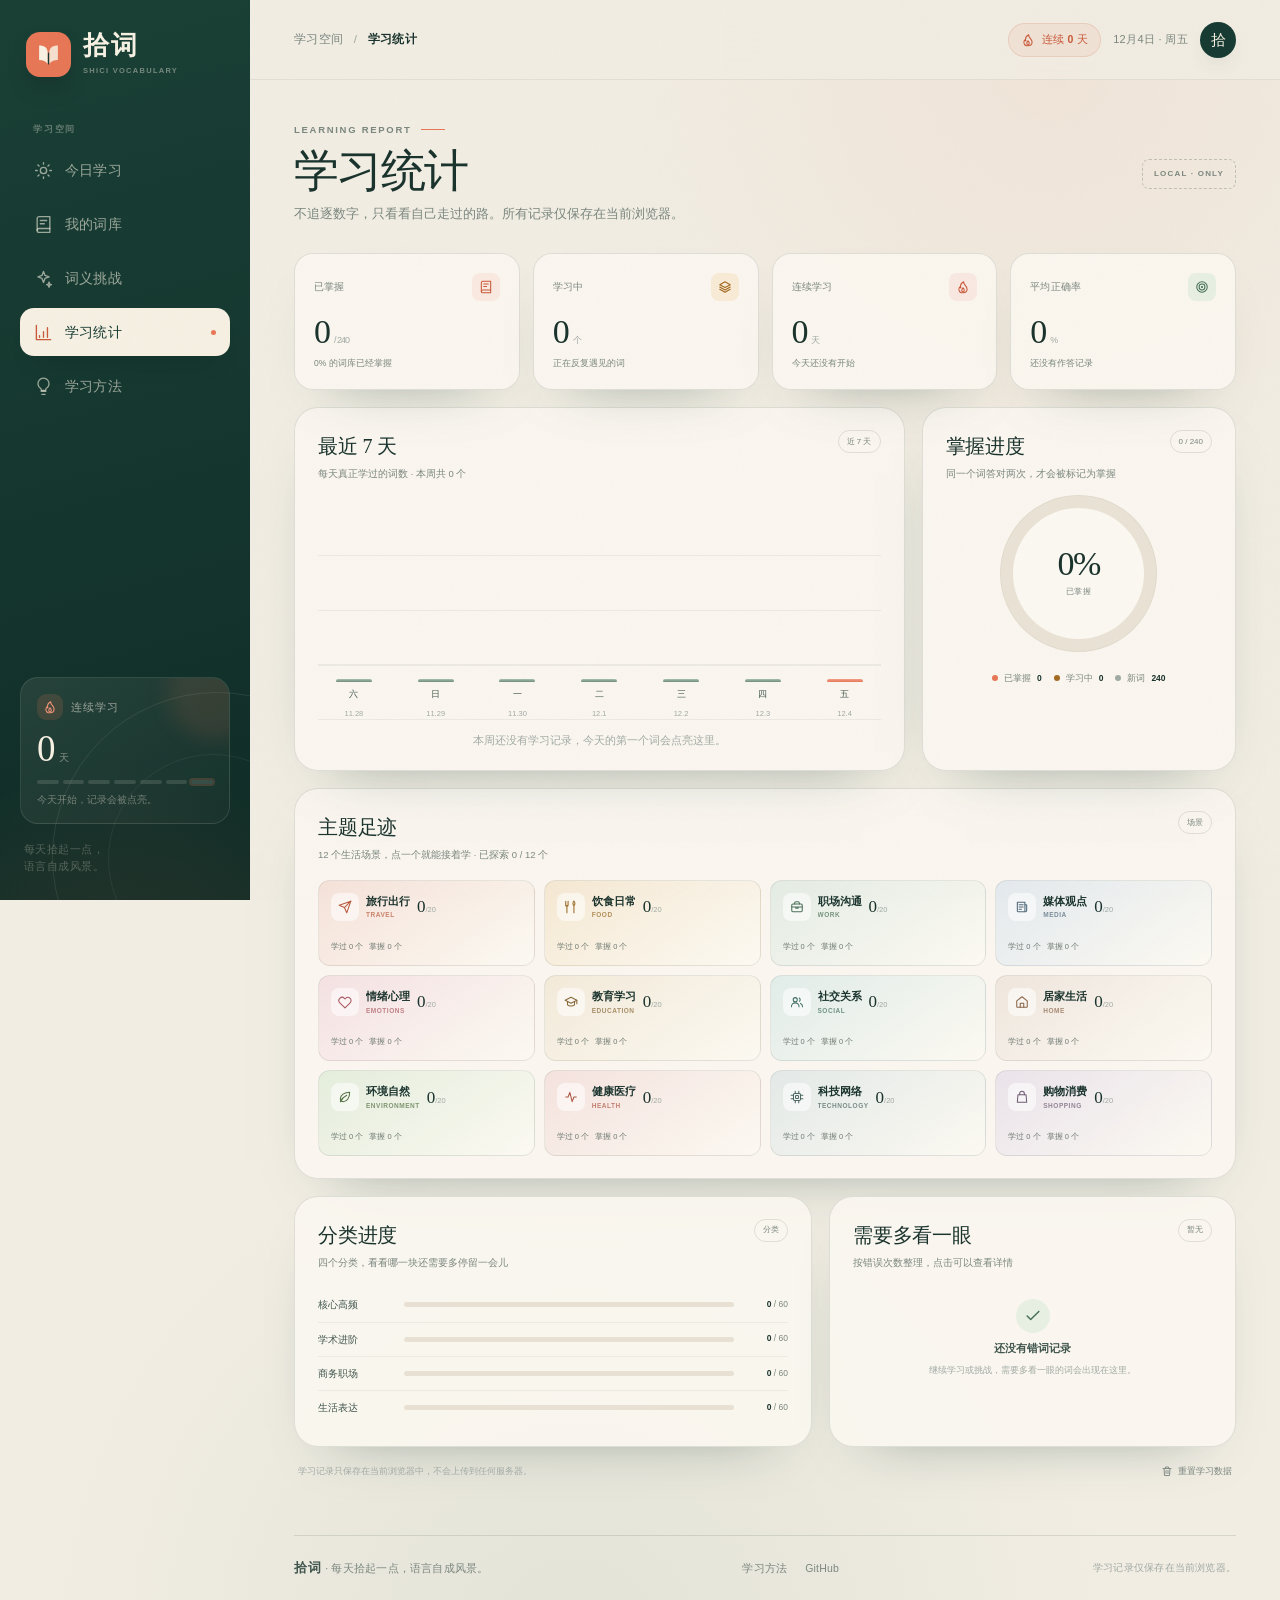
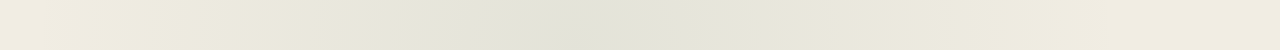
<file: stats.html>
<!DOCTYPE html>
<html lang="zh-CN">
<head>
  <meta charset="UTF-8">
  <meta name="viewport" content="width=device-width, initial-scale=1.0">
  <meta name="theme-color" content="#173b32">
  <meta name="description" content="拾词学习统计：查看已掌握词数、连续学习、每日记录和词库分布。所有数据仅保存在当前浏览器。">
  <title>学习统计 · 拾词</title>
  <link rel="stylesheet" href="styles.css">
  <meta name="application-name" content="拾词 · SHICI">
  <meta name="apple-mobile-web-app-title" content="拾词">
  <meta name="color-scheme" content="light">

  <link rel="icon" href="favicon.svg" type="image/svg+xml">
  <link rel="icon" href="favicon.ico" sizes="32x32">
  <link rel="apple-touch-icon" href="assets/apple-touch-icon.png">
  <link rel="manifest" href="manifest.webmanifest">

  <meta property="og:type" content="website">
  <meta property="og:site_name" content="拾词 SHICI">
  <meta property="og:locale" content="zh_CN">
  <meta property="og:title" content="学习统计 · 拾词">
  <meta property="og:description" content="拾词学习统计：查看已掌握词数、连续学习、每日记录和词库分布。所有数据仅保存在当前浏览器。">
  <meta property="og:url" content="https://hyh061.github.io/shici/stats.html">
  <meta property="og:image" content="https://hyh061.github.io/shici/assets/cover.png">
  <meta property="og:image:width" content="1200">
  <meta property="og:image:height" content="630">
  <meta property="og:image:alt" content="拾词：每天拾起一点，语言自成风景。">
  <meta name="twitter:card" content="summary_large_image">
  <meta name="twitter:title" content="学习统计 · 拾词">
  <meta name="twitter:description" content="拾词学习统计：查看已掌握词数、连续学习、每日记录和词库分布。所有数据仅保存在当前浏览器。">
  <meta name="twitter:image" content="https://hyh061.github.io/shici/assets/cover.png">
  <link rel="canonical" href="https://hyh061.github.io/shici/stats.html">
</head>
<body data-page="stats">
  <a class="skip-link" href="#main">跳到主要内容</a>

  <div class="app-shell">
    <aside class="sidebar">
      <a class="brand" href="index.html" aria-label="拾词首页">
        <span class="brand__mark" aria-hidden="true">
          <svg viewBox="0 0 48 48">
            <rect width="48" height="48" rx="15" fill="#e77756"></rect>
            <path d="M14 14.5c5.8 0 9.2 2.5 9.2 8V34c-2-2.7-4.8-4.1-9.2-4.1V14.5Z" fill="#f7f1e3"></path>
            <path d="M34 14.5c-5.8 0-9.2 2.5-9.2 8V34c2-2.7 4.8-4.1 9.2-4.1V14.5Z" fill="#f7f1e3" opacity=".85"></path>
            <path d="M24 22.5V34" stroke="#173b32" stroke-width="1.4" stroke-linecap="round"></path>
          </svg>
        </span>
        <span class="brand__text">
          <strong>拾词</strong>
          <small>SHICI VOCABULARY</small>
        </span>
      </a>

      <p class="nav-label">学习空间</p>
      <nav class="nav" aria-label="主导航">
        <a class="nav-item" href="index.html">
          <svg class="icon" aria-hidden="true"><use href="icons.svg#i-sun"></use></svg>
          <span>今日学习</span>
          <i class="nav-item__dot" aria-hidden="true"></i>
        </a>
        <a class="nav-item" href="library.html">
          <svg class="icon" aria-hidden="true"><use href="icons.svg#i-book"></use></svg>
          <span>我的词库</span>
          <i class="nav-item__dot" aria-hidden="true"></i>
        </a>
        <a class="nav-item" href="quiz.html">
          <svg class="icon" aria-hidden="true"><use href="icons.svg#i-spark"></use></svg>
          <span>词义挑战</span>
          <i class="nav-item__dot" aria-hidden="true"></i>
        </a>
        <a class="nav-item is-active" href="stats.html" aria-current="page">
          <svg class="icon" aria-hidden="true"><use href="icons.svg#i-chart"></use></svg>
          <span>学习统计</span>
          <i class="nav-item__dot" aria-hidden="true"></i>
        </a>
        <a class="nav-item" href="about.html">
          <svg class="icon" aria-hidden="true"><use href="icons.svg#i-lightbulb"></use></svg>
          <span>学习方法</span>
          <i class="nav-item__dot" aria-hidden="true"></i>
        </a>
      </nav>

      <div class="sidebar__spacer"></div>

      <div class="streak-card">
        <div class="streak-card__head">
          <span class="streak-card__flame"><svg class="icon" aria-hidden="true"><use href="icons.svg#i-flame"></use></svg></span>
          <span>连续学习</span>
        </div>
        <p class="streak-card__number"><strong data-streak>0</strong><span>天</span></p>
        <div class="streak-dots" id="sidebarWeekDots" aria-hidden="true"></div>
        <p class="streak-card__note" data-streak-note>今天开始，记录会被点亮。</p>
      </div>

      <p class="sidebar__foot">每天拾起一点，<br>语言自成风景。</p>
    </aside>

    <main class="main" id="main" tabindex="-1">
      <header class="topbar">
        <a class="mobile-brand" href="index.html" aria-label="拾词首页">
          <span class="mobile-brand__mark" aria-hidden="true">拾</span>
          <strong>拾词</strong>
        </a>
        <nav class="crumb" aria-label="面包屑">
          <span>学习空间</span>
          <i aria-hidden="true">/</i>
          <strong>学习统计</strong>
        </nav>
        <div class="topbar__right">
          <span class="streak-pill">
            <svg class="icon" aria-hidden="true"><use href="icons.svg#i-flame"></use></svg>
            <span>连续 <strong data-streak>0</strong> 天</span>
          </span>
          <span class="date-pill" id="topbarDate">今天 · 记录中</span>
          <span class="avatar" aria-hidden="true">拾</span>
        </div>
      </header>

      <div class="main__inner">
        <div class="page-head page-head--stats">
          <div class="page-head__copy">
            <p class="eyebrow">LEARNING REPORT <i></i></p>
            <h1>学习统计</h1>
            <p class="page-head__sub">不追逐数字，只看看自己走过的路。所有记录仅保存在当前浏览器。</p>
          </div>
          <span class="paper-tag">LOCAL · ONLY</span>
        </div>

        <div id="statsRoot"></div>

        <footer class="site-footer">
          <p><strong>拾词</strong> · 每天拾起一点，语言自成风景。</p>
          <nav aria-label="辅助导航">
            <a href="about.html">学习方法</a>
            <a href="https://github.com/hyh061/shici">GitHub</a>
          </nav>
          <p class="site-footer__note">学习记录仅保存在当前浏览器。</p>
        </footer>
      </div>
    </main>
  </div>

  <dialog class="word-dialog" id="wordDialog" aria-labelledby="dialogTitle">
    <div class="dialog-shell">
      <button class="dialog-close" type="button" data-action="close-dialog" aria-label="关闭详情">
        <svg class="icon" aria-hidden="true"><use href="icons.svg#i-x"></use></svg>
      </button>
      <div id="dialogContent"></div>
    </div>
  </dialog>

  <div class="toast" id="toast" role="status" aria-live="polite"></div>
  <div class="sr-only" id="liveRegion" aria-live="polite"></div>

  <noscript>
    <div class="noscript">拾词需要启用 JavaScript 才能生成学习统计。</div>
  </noscript>

  <script src="data.js" defer></script>
  <script src="app.js" defer></script>
</body>
</html>
</file>
<file: styles.css>
/* =========================================================
   拾词 · SHICI VOCABULARY
   一个安静、专注的背单词空间
   ========================================================= */

:root {
  color-scheme: light;
  --paper: #f1ede3;
  --paper-deep: #e8e1d3;
  --card: #fbf8f1;
  --card-soft: #f6f1e6;
  --ink: #1a332d;
  --ink-soft: #40564e;
  --muted: #7b877f;
  --muted-light: #a1aaa4;
  --forest: #173b32;
  --forest-deep: #0e2a24;
  --forest-mid: #265446;
  --coral: #e77756;
  --coral-deep: #c95a39;
  --coral-soft: #f7e7de;
  --sand: #ddcfb5;
  --green-soft: #e7efe2;
  --green: #487158;
  --amber: #a46a23;
  --amber-soft: #f8ebd6;
  --line: rgba(26, 51, 45, 0.12);
  --line-strong: rgba(26, 51, 45, 0.22);
  --cream-line: rgba(247, 241, 227, 0.14);
  --font-display: "Iowan Old Style", "Palatino Linotype", "Book Antiqua", "Songti SC", "STSong", "Noto Serif SC", Georgia, serif;
  --font-body: "Avenir Next", "Segoe UI", "PingFang SC", "Hiragino Sans GB", "Microsoft YaHei", sans-serif;
  --radius-xl: 32px;
  --radius-lg: 24px;
  --radius-md: 18px;
  --radius-sm: 12px;
  --shadow-card: 0 24px 60px -42px rgba(23, 59, 50, 0.55);
  --shadow-float: 0 18px 40px -30px rgba(23, 59, 50, 0.6);
  --sidebar-width: 250px;
  --ease: cubic-bezier(0.22, 0.8, 0.3, 1);
}

*,
*::before,
*::after {
  box-sizing: border-box;
}

html {
  scroll-behavior: smooth;
  -webkit-text-size-adjust: 100%;
}

body {
  margin: 0;
  min-width: 320px;
  min-height: 100vh;
  background:
    radial-gradient(circle at 82% 4%, rgba(231, 119, 86, 0.08), transparent 28rem),
    radial-gradient(circle at 45% 100%, rgba(106, 139, 121, 0.1), transparent 34rem),
    var(--paper);
  color: var(--ink);
  font-family: var(--font-body);
  font-size: 14px;
  line-height: 1.6;
  -webkit-font-smoothing: antialiased;
  text-rendering: optimizeLegibility;
}

body::before {
  content: "";
  position: fixed;
  inset: 0;
  z-index: 999;
  pointer-events: none;
  opacity: 0.045;
  background-image: url("data:image/svg+xml,%3Csvg xmlns='http://www.w3.org/2000/svg' width='180' height='180'%3E%3Cfilter id='n'%3E%3CfeTurbulence type='fractalNoise' baseFrequency='.86' numOctaves='2' stitchTiles='stitch'/%3E%3C/filter%3E%3Crect width='100%25' height='100%25' filter='url(%23n)' opacity='.55'/%3E%3C/svg%3E");
  mix-blend-mode: multiply;
}

body.dialog-open {
  overflow: hidden;
}

::selection {
  background: var(--coral);
  color: var(--forest);
}

button,
input,
select,
textarea {
  font: inherit;
  color: inherit;
}

button {
  border: 0;
  cursor: pointer;
}

a {
  color: inherit;
  text-decoration: none;
}

h1,
h2,
h3,
p,
figure {
  margin: 0;
}

ul,
ol {
  margin: 0;
  padding: 0;
  list-style: none;
}

svg {
  display: block;
}

[hidden] {
  display: none !important;
}

:focus-visible {
  outline: 2px solid var(--coral);
  outline-offset: 3px;
}

.sr-only {
  position: absolute !important;
  width: 1px;
  height: 1px;
  padding: 0;
  margin: -1px;
  overflow: hidden;
  clip: rect(0, 0, 0, 0);
  white-space: nowrap;
  border: 0;
}

.svg-sprite {
  position: absolute;
  width: 0;
  height: 0;
  overflow: hidden;
}

.icon {
  width: 20px;
  height: 20px;
  flex: 0 0 auto;
  fill: none;
  stroke: currentColor;
  stroke-width: 1.8;
  stroke-linecap: round;
  stroke-linejoin: round;
}

/* ---------- 通用按钮 ---------- */

.btn {
  display: inline-flex;
  align-items: center;
  justify-content: center;
  gap: 9px;
  min-height: 48px;
  padding: 0 22px;
  border: 1px solid transparent;
  border-radius: 13px;
  font-size: 13px;
  font-weight: 650;
  letter-spacing: 0.02em;
  transition: transform 0.22s var(--ease), background 0.22s, border-color 0.22s, color 0.22s, box-shadow 0.22s;
}

.btn:hover {
  transform: translateY(-2px);
}

.btn:active {
  transform: translateY(0);
}

.btn--primary {
  background: var(--coral);
  color: var(--forest-deep);
  box-shadow: 0 14px 30px -18px rgba(231, 119, 86, 0.9);
}

.btn--primary:hover {
  background: #ef8767;
  box-shadow: 0 18px 34px -18px rgba(231, 119, 86, 0.95);
}

.btn--ink {
  background: var(--forest);
  color: #f8f2e4;
}

.btn--ink:hover {
  background: var(--forest-mid);
}

.btn--ghost {
  border-color: var(--line-strong);
  background: transparent;
  color: var(--ink);
}

.btn--ghost:hover {
  background: rgba(26, 51, 45, 0.05);
}

.btn--cream {
  background: #f7f1e4;
  color: var(--forest);
}

.btn--cream:hover {
  background: #fffaf0;
}

.icon-btn {
  display: inline-grid;
  place-items: center;
  width: 38px;
  height: 38px;
  flex: 0 0 auto;
  border: 1px solid var(--line);
  border-radius: 50%;
  background: transparent;
  color: var(--muted);
  transition: color 0.2s, background 0.2s, border-color 0.2s, transform 0.2s;
}

.icon-btn:hover {
  color: var(--ink);
  background: rgba(255, 255, 255, 0.55);
  border-color: var(--line-strong);
}

.icon-btn:active {
  transform: scale(0.94);
}

.icon-btn .icon {
  width: 17px;
  height: 17px;
}

/* =========================================================
   侧边栏
   ========================================================= */

.app-shell {
  min-height: 100vh;
}

.sidebar {
  position: fixed;
  inset: 0 auto 0 0;
  z-index: 40;
  display: flex;
  flex-direction: column;
  width: var(--sidebar-width);
  padding: 30px 20px 24px;
  overflow: hidden;
  background:
    radial-gradient(circle at 50% 115%, rgba(231, 119, 86, 0.14), transparent 17rem),
    linear-gradient(165deg, #1a4036 0%, #15372f 48%, #102c26 100%);
  color: #f7f1e3;
}

.sidebar::before {
  content: "";
  position: absolute;
  right: -132px;
  bottom: -122px;
  width: 330px;
  height: 330px;
  border: 1px solid rgba(247, 241, 227, 0.09);
  border-radius: 50%;
  pointer-events: none;
}

.sidebar::after {
  content: "";
  position: absolute;
  right: -68px;
  bottom: -64px;
  width: 210px;
  height: 210px;
  border: 1px solid rgba(247, 241, 227, 0.06);
  border-radius: 50%;
  pointer-events: none;
}

.brand {
  position: relative;
  z-index: 1;
  display: flex;
  align-items: center;
  gap: 12px;
  padding: 2px 6px;
  border-radius: 14px;
}

.brand__mark {
  display: block;
  width: 45px;
  height: 45px;
  flex: 0 0 auto;
  border-radius: 14px;
  box-shadow: 0 12px 28px -14px rgba(0, 0, 0, 0.7);
}

.brand__mark svg {
  width: 100%;
  height: 100%;
}

.brand__text strong {
  display: block;
  font-family: var(--font-display);
  font-size: 26px;
  font-weight: 600;
  line-height: 1;
  letter-spacing: 0.08em;
}

.brand__text small {
  display: block;
  margin-top: 6px;
  color: rgba(247, 241, 227, 0.42);
  font-size: 7.5px;
  font-weight: 650;
  letter-spacing: 0.17em;
}

.nav-label {
  margin: 43px 13px 10px;
  color: rgba(247, 241, 227, 0.34);
  font-size: 9px;
  font-weight: 650;
  letter-spacing: 0.2em;
}

.nav {
  position: relative;
  z-index: 1;
  display: flex;
  flex-direction: column;
  gap: 6px;
}

.nav-item {
  position: relative;
  display: flex;
  align-items: center;
  gap: 12px;
  width: 100%;
  height: 48px;
  padding: 0 14px;
  border-radius: 14px;
  background: transparent;
  color: rgba(247, 241, 227, 0.6);
  font-size: 13.5px;
  letter-spacing: 0.015em;
  text-align: left;
  transition: color 0.25s, background 0.25s, transform 0.25s;
}

.nav-item .icon {
  width: 19px;
  height: 19px;
  stroke-width: 1.7;
}

.nav-item:hover {
  color: rgba(247, 241, 227, 0.94);
  background: rgba(247, 241, 227, 0.055);
}

.nav-item.is-active {
  background: #f6f0e3;
  color: var(--forest);
  box-shadow: 0 14px 30px -22px rgba(0, 0, 0, 0.9);
}

.nav-item.is-active .icon {
  color: var(--coral-deep);
}

.nav-item__dot {
  width: 5px;
  height: 5px;
  margin-left: auto;
  border-radius: 50%;
  background: var(--coral);
  opacity: 0;
  transform: scale(0.4);
  transition: opacity 0.2s, transform 0.2s;
}

.nav-item.is-active .nav-item__dot {
  opacity: 1;
  transform: scale(1);
}

.sidebar__spacer {
  flex: 1;
  min-height: 34px;
}

.streak-card {
  position: relative;
  z-index: 1;
  padding: 16px;
  overflow: hidden;
  border: 1px solid rgba(247, 241, 227, 0.11);
  border-radius: 18px;
  background: linear-gradient(145deg, rgba(247, 241, 227, 0.085), rgba(247, 241, 227, 0.025));
}

.streak-card::after {
  content: "";
  position: absolute;
  top: -38px;
  right: -38px;
  width: 100px;
  height: 100px;
  border-radius: 50%;
  background: rgba(231, 119, 86, 0.12);
  filter: blur(10px);
  pointer-events: none;
}

.streak-card__head {
  display: flex;
  align-items: center;
  gap: 8px;
  color: rgba(247, 241, 227, 0.58);
  font-size: 10.5px;
  letter-spacing: 0.08em;
}

.streak-card__flame {
  display: grid;
  place-items: center;
  width: 26px;
  height: 26px;
  border-radius: 9px;
  background: rgba(231, 119, 86, 0.15);
  color: #ef9274;
}

.streak-card__flame .icon {
  width: 14px;
  height: 14px;
}

.streak-card__number {
  display: flex;
  align-items: baseline;
  gap: 5px;
  margin: 10px 0 13px;
}

.streak-card__number strong {
  font-family: var(--font-display);
  font-size: 37px;
  font-weight: 500;
  line-height: 1;
  letter-spacing: -0.03em;
}

.streak-card__number span {
  color: rgba(247, 241, 227, 0.48);
  font-size: 10px;
}

.streak-dots {
  display: flex;
  gap: 4px;
}

.streak-dots span {
  flex: 1;
  height: 4px;
  border-radius: 99px;
  background: rgba(247, 241, 227, 0.13);
  transition: background 0.3s;
}

.streak-dots span.is-on {
  background: var(--coral);
}

.streak-dots span.is-today {
  box-shadow: 0 0 0 2px rgba(231, 119, 86, 0.2);
}

.streak-card__note {
  margin-top: 9px;
  color: rgba(247, 241, 227, 0.4);
  font-size: 9.5px;
  line-height: 1.5;
}

.sidebar__foot {
  position: relative;
  z-index: 1;
  margin: 18px 4px 0;
  color: rgba(247, 241, 227, 0.27);
  font-family: var(--font-display);
  font-size: 10.5px;
  line-height: 1.6;
  letter-spacing: 0.04em;
}

/* =========================================================
   主区域 / 顶栏
   ========================================================= */

.main {
  min-height: 100vh;
  margin-left: var(--sidebar-width);
}

.topbar {
  position: sticky;
  top: 0;
  z-index: 30;
  display: flex;
  align-items: center;
  justify-content: space-between;
  height: 80px;
  padding: 0 max(44px, calc((100% - 1280px) / 2));
  border-bottom: 1px solid rgba(26, 51, 45, 0.075);
  background: rgba(241, 237, 227, 0.82);
  backdrop-filter: blur(18px);
  -webkit-backdrop-filter: blur(18px);
}

.mobile-brand {
  display: none;
}

.crumb {
  display: flex;
  align-items: center;
  gap: 10px;
  color: var(--muted);
  font-size: 11.5px;
  letter-spacing: 0.04em;
}

.crumb i {
  color: var(--muted-light);
  font-style: normal;
}

.crumb strong {
  color: var(--ink);
  font-weight: 600;
}

.topbar__right {
  display: flex;
  align-items: center;
  gap: 12px;
}

.streak-pill {
  display: inline-flex;
  align-items: center;
  gap: 7px;
  height: 34px;
  padding: 0 12px;
  border: 1px solid rgba(201, 90, 57, 0.15);
  border-radius: 999px;
  background: rgba(231, 119, 86, 0.09);
  color: var(--coral-deep);
  font-size: 10.5px;
  letter-spacing: 0.03em;
}

.streak-pill .icon {
  width: 14px;
  height: 14px;
}

.streak-pill strong {
  font-weight: 750;
}

.date-pill {
  color: var(--muted);
  font-size: 11px;
  letter-spacing: 0.03em;
}

.avatar {
  display: grid;
  place-items: center;
  width: 36px;
  height: 36px;
  border-radius: 50%;
  background: var(--forest);
  color: #f7f1e3;
  font-family: var(--font-display);
  font-size: 15px;
  box-shadow: 0 10px 20px -14px rgba(23, 59, 50, 0.8);
}

.main__inner {
  width: min(1280px, calc(100% - 88px));
  margin: 0 auto;
  padding: 0 0 72px;
}

.view {
  animation: viewIn 0.5s var(--ease) both;
}

.eyebrow {
  display: flex;
  align-items: center;
  gap: 9px;
  color: var(--muted);
  font-size: 9.5px;
  font-weight: 750;
  letter-spacing: 0.18em;
  text-transform: uppercase;
}

.eyebrow i {
  display: block;
  width: 24px;
  height: 1px;
  background: var(--coral);
}

/* =========================================================
   今日学习 · 头部
   ========================================================= */

.today-hero {
  display: grid;
  grid-template-columns: minmax(0, 1fr) auto;
  align-items: center;
  gap: 38px;
  padding: 38px 0 30px;
}

.today-hero__copy h1 {
  max-width: 760px;
  margin: 10px 0 12px;
  color: var(--ink);
  font-family: var(--font-display);
  font-size: clamp(36px, 3.9vw, 53px);
  font-weight: 500;
  line-height: 1.13;
  letter-spacing: -0.04em;
}

.today-hero__copy h1 em {
  position: relative;
  color: var(--coral-deep);
  font-style: normal;
  white-space: nowrap;
}

.today-hero__copy h1 em::after {
  content: "";
  position: absolute;
  right: 0;
  bottom: 0.03em;
  left: 0;
  z-index: -1;
  height: 0.23em;
  border-radius: 99px;
  background: rgba(231, 119, 86, 0.14);
}

.hero-sub {
  max-width: 570px;
  color: var(--muted);
  font-size: 13px;
  line-height: 1.85;
}

.hero-tags {
  display: flex;
  flex-wrap: wrap;
  gap: 8px;
  margin-top: 19px;
}

.hero-tag {
  display: inline-flex;
  align-items: center;
  gap: 7px;
  height: 30px;
  padding: 0 11px;
  border: 1px solid var(--line);
  border-radius: 999px;
  background: rgba(251, 248, 241, 0.62);
  color: var(--muted);
  font-size: 10.5px;
}

.hero-tag b {
  color: var(--ink);
  font-weight: 700;
}

.hero-tag .dot {
  width: 5px;
  height: 5px;
  border-radius: 50%;
  background: var(--green);
}

.hero-tag--learning .dot {
  background: var(--amber);
}

.hero-tag--streak .dot {
  background: var(--coral);
}

/* 今日目标圆盘 */

.goal-disc {
  position: relative;
  display: flex;
  flex-direction: column;
  align-items: center;
  justify-content: center;
  width: 206px;
  height: 206px;
  flex: 0 0 auto;
  border: 1px solid rgba(26, 51, 45, 0.1);
  border-radius: 50%;
  background: linear-gradient(145deg, #fcf9f3 20%, #f2ecdf 100%);
  box-shadow: 0 28px 55px -38px rgba(23, 59, 50, 0.55);
}

.goal-disc::before {
  content: "";
  position: absolute;
  inset: 10px;
  border: 1px dashed rgba(26, 51, 45, 0.1);
  border-radius: 50%;
  pointer-events: none;
}

.goal-disc__ring {
  position: absolute;
  inset: 0;
  width: 100%;
  height: 100%;
  transform: rotate(-90deg);
}

.goal-disc__ring circle {
  fill: none;
  stroke-width: 3.5;
}

.goal-disc__ring .ring-track {
  stroke: rgba(26, 51, 45, 0.08);
}

.goal-disc__ring .ring-fill {
  stroke: var(--coral);
  stroke-linecap: round;
  transition: stroke-dashoffset 0.7s var(--ease);
}

.goal-disc__label {
  position: relative;
  z-index: 1;
  color: var(--muted);
  font-size: 9.5px;
  font-weight: 650;
  letter-spacing: 0.14em;
}

.goal-disc__number {
  position: relative;
  z-index: 1;
  display: flex;
  align-items: baseline;
  gap: 3px;
  margin: 2px 0 1px;
  line-height: 1;
}

.goal-disc__number strong {
  color: var(--ink);
  font-family: var(--font-display);
  font-size: 45px;
  font-weight: 500;
  letter-spacing: -0.05em;
}

.goal-disc__number span {
  color: var(--muted-light);
  font-size: 12px;
}

.goal-disc__foot {
  position: relative;
  z-index: 1;
  color: var(--muted);
  font-size: 10px;
}

.goal-disc.is-complete .goal-disc__ring .ring-fill {
  stroke: var(--green);
}

.goal-disc.is-complete .goal-disc__number strong {
  color: var(--green);
}

.goal-disc__star {
  position: absolute;
  top: 35px;
  right: 42px;
  width: 7px;
  height: 7px;
  border-radius: 50%;
  background: var(--coral);
  box-shadow: 0 0 0 4px rgba(231, 119, 86, 0.1);
}

/* =========================================================
   今日学习 · 学习卡
   ========================================================= */

.study-layout {
  display: grid;
  grid-template-columns: minmax(0, 1fr) 318px;
  align-items: start;
  gap: 20px;
}

.study-card {
  position: relative;
  display: flex;
  flex-direction: column;
  min-height: 552px;
  padding: 28px 34px 30px;
  overflow: hidden;
  border-radius: var(--radius-xl);
  background:
    radial-gradient(circle at 87% -4%, rgba(231, 119, 86, 0.22), transparent 24rem),
    linear-gradient(150deg, #1b4137 0%, #14362e 52%, #0e2a24 100%);
  color: #f8f2e5;
  box-shadow: 0 34px 70px -46px rgba(14, 42, 36, 0.85);
}

.study-card::before {
  content: "";
  position: absolute;
  right: -148px;
  bottom: -198px;
  width: 430px;
  height: 430px;
  border: 1px solid rgba(247, 241, 227, 0.09);
  border-radius: 50%;
  pointer-events: none;
}

.study-card::after {
  content: "";
  position: absolute;
  right: -78px;
  bottom: -128px;
  width: 290px;
  height: 290px;
  border: 1px solid rgba(247, 241, 227, 0.055);
  border-radius: 50%;
  pointer-events: none;
}

.study-card__content {
  position: relative;
  z-index: 1;
  display: flex;
  flex: 1;
  flex-direction: column;
  min-height: 0;
}

.study-card__top {
  display: flex;
  align-items: center;
  justify-content: space-between;
  gap: 16px;
}

.study-pill {
  display: inline-flex;
  align-items: center;
  gap: 8px;
  min-height: 29px;
  padding: 0 11px;
  border: 1px solid rgba(247, 241, 227, 0.12);
  border-radius: 999px;
  background: rgba(247, 241, 227, 0.045);
  color: rgba(247, 241, 227, 0.65);
  font-size: 9.5px;
  letter-spacing: 0.09em;
}

.study-pill__dot {
  width: 5px;
  height: 5px;
  border-radius: 50%;
  background: var(--coral);
  box-shadow: 0 0 0 3px rgba(231, 119, 86, 0.12);
}

.study-pill__sep {
  width: 1px;
  height: 10px;
  background: rgba(247, 241, 227, 0.14);
}

.study-card__count {
  color: rgba(247, 241, 227, 0.44);
  font-size: 9.5px;
  letter-spacing: 0.12em;
  white-space: nowrap;
}

.study-card__count b {
  color: rgba(247, 241, 227, 0.84);
  font-weight: 650;
}

.study-progress {
  height: 2px;
  margin-top: 18px;
  overflow: hidden;
  border-radius: 99px;
  background: rgba(247, 241, 227, 0.09);
}

.study-progress i {
  display: block;
  height: 100%;
  border-radius: inherit;
  background: linear-gradient(90deg, var(--coral), #f0a48b);
  transition: width 0.45s var(--ease);
}

.word-stage {
  margin-top: clamp(38px, 5.2vh, 58px);
}

.word-stage__word {
  overflow-wrap: anywhere;
  color: #fbf7ec;
  font-family: var(--font-display);
  font-size: clamp(54px, 6.4vw, 86px);
  font-weight: 500;
  line-height: 0.98;
  letter-spacing: -0.045em;
}

.word-stage__word.is-long {
  font-size: clamp(48px, 5.6vw, 76px);
}

.word-stage__word.is-xlong {
  font-size: clamp(40px, 4.9vw, 66px);
  letter-spacing: -0.05em;
}

.word-stage__meta {
  display: flex;
  align-items: center;
  flex-wrap: wrap;
  gap: 11px;
  margin-top: 17px;
}

.word-phonetic {
  color: rgba(247, 241, 227, 0.6);
  font-family: var(--font-display);
  font-size: 15px;
  letter-spacing: 0.015em;
}

.word-stage .icon-btn {
  width: 35px;
  height: 35px;
  border-color: rgba(247, 241, 227, 0.17);
  color: rgba(247, 241, 227, 0.72);
}

.word-stage .icon-btn:hover {
  background: rgba(247, 241, 227, 0.1);
  color: #fff9ec;
  border-color: rgba(247, 241, 227, 0.3);
}

.level-tag {
  display: inline-flex;
  align-items: center;
  height: 22px;
  padding: 0 8px;
  border: 1px solid rgba(247, 241, 227, 0.12);
  border-radius: 6px;
  color: rgba(247, 241, 227, 0.45);
  font-size: 8.5px;
  font-weight: 650;
  letter-spacing: 0.07em;
}

.reveal-panel {
  margin-top: auto;
  padding-top: 30px;
}

.reveal-panel__inner {
  display: flex;
  align-items: flex-end;
  justify-content: space-between;
  gap: 26px;
  padding-top: 25px;
  border-top: 1px dashed rgba(247, 241, 227, 0.16);
}

.reveal-panel__copy p {
  color: rgba(247, 241, 227, 0.72);
  font-family: var(--font-display);
  font-size: 15.5px;
  line-height: 1.55;
}

.reveal-panel__copy span {
  display: block;
  margin-top: 6px;
  color: rgba(247, 241, 227, 0.36);
  font-size: 10.5px;
}

.btn-reveal {
  display: inline-flex;
  align-items: center;
  justify-content: center;
  gap: 10px;
  height: 48px;
  min-width: 150px;
  padding: 0 22px;
  border-radius: 999px;
  background: #f7f1e4;
  color: var(--forest);
  font-size: 12.5px;
  font-weight: 700;
  white-space: nowrap;
  transition: transform 0.22s var(--ease), background 0.22s;
}

.btn-reveal:hover {
  transform: translateY(-2px);
  background: #fffaf0;
}

.btn-reveal kbd {
  display: inline-grid;
  place-items: center;
  min-width: 22px;
  height: 20px;
  padding: 0 5px;
  border: 1px solid rgba(23, 59, 50, 0.16);
  border-radius: 5px;
  color: rgba(23, 59, 50, 0.5);
  font-family: var(--font-body);
  font-size: 8.5px;
  font-weight: 600;
}

.study-card__foot-note {
  display: flex;
  justify-content: space-between;
  gap: 16px;
  margin-top: 19px;
  color: rgba(247, 241, 227, 0.27);
  font-size: 9.5px;
  letter-spacing: 0.02em;
}

.answer-zone {
  padding-top: 26px;
  animation: answerIn 0.4s var(--ease) both;
}

.answer-zone__rule {
  height: 1px;
  margin-bottom: 22px;
  background: linear-gradient(90deg, rgba(247, 241, 227, 0.16), rgba(247, 241, 227, 0.02));
}

.answer-meaning {
  display: flex;
  align-items: flex-start;
  gap: 13px;
}

.pos-chip {
  display: inline-flex;
  align-items: center;
  height: 25px;
  margin-top: 3px;
  padding: 0 8px;
  border-radius: 6px;
  background: rgba(231, 119, 86, 0.16);
  color: #f2a085;
  font-family: var(--font-display);
  font-size: 10.5px;
  font-style: italic;
  white-space: nowrap;
}

.answer-meaning p {
  color: #fbf7ec;
  font-family: var(--font-display);
  font-size: clamp(21px, 2.15vw, 27px);
  font-weight: 500;
  line-height: 1.45;
  letter-spacing: 0.005em;
}

.example-box {
  margin-top: 17px;
  padding: 14px 17px;
  border-left: 2px solid var(--coral);
  border-radius: 0 12px 12px 0;
  background: rgba(247, 241, 227, 0.045);
}

.example-box .en {
  color: rgba(247, 241, 227, 0.8);
  font-family: var(--font-display);
  font-size: 14.5px;
  line-height: 1.6;
}

.example-box .cn {
  margin-top: 6px;
  color: rgba(247, 241, 227, 0.45);
  font-size: 10.5px;
  line-height: 1.6;
}

.collocation-box {
  display: flex;
  flex-wrap: wrap;
  align-items: center;
  gap: 7px;
  margin-top: 11px;
}

.collocation-box__label {
  color: rgba(247, 241, 227, 0.36);
  font-size: 8px;
  font-weight: 650;
  letter-spacing: 0.08em;
}

.collocation-list {
  display: flex;
  flex-wrap: wrap;
  gap: 5px;
}

.collocation-list span {
  padding: 4px 8px;
  border: 1px solid rgba(247, 241, 227, 0.11);
  border-radius: 6px;
  background: rgba(247, 241, 227, 0.055);
  color: rgba(247, 241, 227, 0.68);
  font-family: var(--font-display);
  font-size: 10.5px;
  line-height: 1.2;
}

.confusable-note {
  display: flex;
  align-items: flex-start;
  gap: 8px;
  margin-top: 10px;
  padding: 8px 10px;
  border: 1px dashed rgba(231, 119, 86, 0.24);
  border-radius: 8px;
  background: rgba(231, 119, 86, 0.07);
  color: rgba(247, 241, 227, 0.56);
  font-size: 9.5px;
  line-height: 1.6;
}

.confusable-note span {
  flex: 0 0 auto;
  color: #f2a085;
  font-weight: 700;
}

.collocation-box--light {
  display: flex;
  align-items: center;
  gap: 10px;
  margin-top: 12px;
  padding: 10px 13px;
  border: 1px solid var(--line);
  border-radius: 10px;
  background: #f7f2e8;
}

.collocation-box--light .collocation-box__label {
  flex: 0 0 auto;
  color: var(--muted-light);
}

.collocation-box--light .collocation-list span {
  border-color: var(--line);
  background: rgba(255, 255, 255, 0.6);
  color: var(--ink-soft);
  font-size: 10px;
}

.confusable-note--light {
  border-color: rgba(231, 119, 86, 0.22);
  background: #fdf1eb;
  color: #745d53;
}

.confusable-note--light span {
  color: var(--coral-deep);
}

.memory-note {
  display: flex;
  align-items: flex-start;
  gap: 9px;
  margin-top: 14px;
  color: rgba(247, 241, 227, 0.47);
  font-size: 10.5px;
  line-height: 1.7;
}

.memory-note .icon {
  width: 14px;
  height: 14px;
  margin-top: 2px;
  color: var(--coral);
}

.study-actions {
  display: grid;
  grid-template-columns: 1fr 1.08fr;
  gap: 11px;
  margin-top: 21px;
}

.btn-answer {
  display: flex;
  align-items: center;
  justify-content: center;
  gap: 9px;
  height: 52px;
  border: 1px solid transparent;
  border-radius: 13px;
  font-size: 12.5px;
  font-weight: 650;
  transition: transform 0.2s var(--ease), background 0.2s, border-color 0.2s;
}

.btn-answer:hover {
  transform: translateY(-2px);
}

.btn-answer .icon {
  width: 16px;
  height: 16px;
}

.btn-answer kbd {
  display: inline-grid;
  place-items: center;
  width: 18px;
  height: 17px;
  margin-left: 2px;
  border: 1px solid currentColor;
  border-radius: 4px;
  font-family: var(--font-body);
  font-size: 8px;
  opacity: 0.42;
}

.btn-answer--again {
  border-color: rgba(247, 241, 227, 0.18);
  background: transparent;
  color: rgba(247, 241, 227, 0.7);
}

.btn-answer--again:hover {
  background: rgba(247, 241, 227, 0.07);
  color: #fbf7ec;
}

.btn-answer--known {
  background: #f7f1e4;
  color: var(--forest);
}

.btn-answer--known:hover {
  background: #fffaf0;
}

/* 学习完成 */

.finish-panel {
  display: flex;
  flex: 1;
  flex-direction: column;
  align-items: center;
  justify-content: center;
  max-width: 460px;
  margin: 0 auto;
  padding: 22px 0;
  text-align: center;
  animation: answerIn 0.5s var(--ease) both;
}

.finish-panel__icon {
  display: grid;
  place-items: center;
  width: 82px;
  height: 82px;
  margin-bottom: 21px;
  border: 1px solid rgba(231, 119, 86, 0.26);
  border-radius: 50%;
  background: rgba(231, 119, 86, 0.13);
  color: #f0977a;
  box-shadow: 0 0 0 12px rgba(231, 119, 86, 0.045);
}

.finish-panel__icon .icon {
  width: 34px;
  height: 34px;
  stroke-width: 1.6;
}

.finish-panel h2 {
  color: #fbf7ec;
  font-family: var(--font-display);
  font-size: clamp(32px, 4vw, 44px);
  font-weight: 500;
  line-height: 1.2;
  letter-spacing: -0.03em;
}

.finish-panel > p {
  max-width: 360px;
  margin-top: 10px;
  color: rgba(247, 241, 227, 0.5);
  font-size: 12px;
  line-height: 1.8;
}

.finish-stats {
  display: flex;
  justify-content: center;
  gap: 34px;
  margin: 25px 0 27px;
}

.finish-stat {
  text-align: center;
}

.finish-stat strong {
  display: block;
  color: #f7f1e4;
  font-family: var(--font-display);
  font-size: 31px;
  font-weight: 500;
  line-height: 1;
}

.finish-stat span {
  display: block;
  margin-top: 7px;
  color: rgba(247, 241, 227, 0.37);
  font-size: 9.5px;
  letter-spacing: 0.07em;
}

.finish-actions {
  display: flex;
  gap: 10px;
}

.finish-actions .btn {
  min-height: 46px;
  font-size: 12px;
}

.finish-actions .btn--outline-light {
  border-color: rgba(247, 241, 227, 0.2);
  background: transparent;
  color: rgba(247, 241, 227, 0.75);
}

.finish-actions .btn--outline-light:hover {
  background: rgba(247, 241, 227, 0.06);
  color: #fbf7ec;
}

/* 加载状态 */

.loading-state {
  display: flex;
  flex: 1;
  flex-direction: column;
  align-items: center;
  justify-content: center;
  gap: 15px;
  min-height: 480px;
  color: rgba(247, 241, 227, 0.45);
  font-size: 11px;
}

.loading-state__mark {
  display: grid;
  place-items: center;
  width: 54px;
  height: 54px;
  border: 1px solid rgba(247, 241, 227, 0.16);
  border-radius: 50%;
  font-family: var(--font-display);
  font-size: 21px;
  animation: breathe 1.8s ease-in-out infinite;
}

/* =========================================================
   今日学习 · 右侧栏
   ========================================================= */

.daily-rail {
  display: flex;
  flex-direction: column;
  gap: 18px;
}

.rail-card {
  padding: 21px;
  border: 1px solid var(--line);
  border-radius: var(--radius-lg);
  background: rgba(251, 248, 241, 0.86);
  box-shadow: var(--shadow-card);
}

.rail-head {
  display: flex;
  align-items: center;
  justify-content: space-between;
  gap: 12px;
}

.rail-head h2 {
  color: var(--ink);
  font-size: 12.5px;
  font-weight: 700;
  letter-spacing: 0.02em;
}

.rail-head span {
  color: var(--muted-light);
  font-size: 9.5px;
  letter-spacing: 0.04em;
}

.queue-list {
  margin-top: 13px;
}

.queue-item {
  display: grid;
  grid-template-columns: 25px minmax(0, 1fr) 13px;
  align-items: center;
  gap: 9px;
  min-height: 47px;
  padding: 7px 9px 7px 4px;
  border-bottom: 1px solid rgba(26, 51, 45, 0.07);
  border-radius: 8px;
  transition: background 0.2s, padding 0.2s;
}

.queue-item:last-child {
  border-bottom: 0;
}

.queue-item.is-current {
  margin: 3px 0;
  padding: 9px 10px;
  border-bottom-color: transparent;
  background: var(--coral-soft);
}

.queue-index {
  color: var(--muted-light);
  font-family: var(--font-display);
  font-size: 11px;
  font-variant-numeric: tabular-nums;
}

.queue-item.is-current .queue-index {
  color: var(--coral-deep);
}

.queue-word {
  min-width: 0;
}

.queue-word strong {
  display: block;
  overflow: hidden;
  color: var(--ink-soft);
  font-family: var(--font-display);
  font-size: 13.5px;
  font-weight: 600;
  letter-spacing: 0.005em;
  text-overflow: ellipsis;
  white-space: nowrap;
}

.queue-item.is-current .queue-word strong {
  color: var(--ink);
}

.queue-word span {
  display: block;
  margin-top: 1px;
  color: var(--muted-light);
  font-size: 8.5px;
  letter-spacing: 0.03em;
}

.queue-state {
  width: 7px;
  height: 7px;
  border: 1.5px solid var(--line-strong);
  border-radius: 50%;
}

.queue-state--learning {
  border-color: #c69043;
  background: #f2d9b4;
}

.queue-state--mastered {
  border-color: var(--green);
  background: var(--green);
}

.queue-state--current {
  border-color: var(--coral);
  background: var(--coral);
  box-shadow: 0 0 0 3px rgba(231, 119, 86, 0.14);
}

.queue-more {
  margin-top: 11px;
  padding-top: 12px;
  border-top: 1px dashed var(--line);
  color: var(--muted);
  font-size: 9.5px;
}

.queue-hint {
  display: flex;
  align-items: flex-start;
  gap: 8px;
  margin-top: 14px;
  padding: 11px;
  border-radius: 10px;
  background: var(--card-soft);
  color: var(--muted);
  font-size: 9.5px;
  line-height: 1.6;
}

.queue-hint .icon {
  width: 14px;
  height: 14px;
  margin-top: 1px;
  color: var(--coral-deep);
}

.queue-hint kbd {
  display: inline-grid;
  place-items: center;
  min-width: 18px;
  height: 16px;
  margin: 0 2px;
  padding: 0 4px;
  border: 1px solid var(--line);
  border-radius: 4px;
  background: var(--card);
  color: var(--ink-soft);
  font-family: var(--font-body);
  font-size: 8px;
}

.queue-done {
  display: flex;
  flex-direction: column;
  align-items: center;
  gap: 8px;
  padding: 27px 10px 24px;
  text-align: center;
}

.queue-done__icon {
  display: grid;
  place-items: center;
  width: 38px;
  height: 38px;
  margin-bottom: 3px;
  border-radius: 50%;
  background: var(--green-soft);
  color: var(--green);
}

.queue-done__icon .icon {
  width: 17px;
  height: 17px;
}

.queue-done strong {
  color: var(--ink-soft);
  font-size: 11.5px;
  font-weight: 650;
}

.queue-done span {
  color: var(--muted-light);
  font-size: 9.5px;
  line-height: 1.6;
}

/* 本周节奏 */

.week-strip {
  display: flex;
  align-items: flex-end;
  justify-content: space-between;
  gap: 6px;
  margin-top: 18px;
}

.week-day {
  display: flex;
  flex: 1;
  flex-direction: column;
  align-items: center;
  gap: 7px;
  min-width: 0;
}

.week-day__label {
  color: var(--muted-light);
  font-size: 8.5px;
}

.week-day__dot {
  display: grid;
  place-items: center;
  width: 26px;
  height: 26px;
  border: 1px solid var(--line);
  border-radius: 50%;
  background: transparent;
  color: var(--muted);
  font-size: 8px;
  font-weight: 650;
  transition: background 0.2s, border-color 0.2s;
}

.week-day__dot.is-low {
  border-color: rgba(231, 119, 86, 0.22);
  background: rgba(231, 119, 86, 0.12);
  color: var(--coral-deep);
}

.week-day__dot.is-mid {
  border-color: rgba(231, 119, 86, 0.28);
  background: rgba(231, 119, 86, 0.32);
  color: var(--forest);
}

.week-day__dot.is-high {
  border-color: var(--coral);
  background: var(--coral);
  color: var(--forest);
}

.week-day.is-today .week-day__label {
  color: var(--ink);
  font-weight: 700;
}

.week-day.is-today .week-day__dot {
  box-shadow: 0 0 0 3px rgba(231, 119, 86, 0.12);
}

.week-summary {
  margin-top: 16px;
  padding-top: 13px;
  border-top: 1px dashed var(--line);
  color: var(--muted);
  font-size: 9.5px;
}

.week-summary strong {
  color: var(--ink);
  font-weight: 700;
}

.rail-quote {
  position: relative;
  margin-top: 13px;
  padding: 12px 13px 12px 17px;
  border-radius: 11px;
  background: #f3eee2;
  color: var(--ink-soft);
  font-family: var(--font-display);
  font-size: 10.5px;
  line-height: 1.65;
}

.rail-quote::before {
  content: "";
  position: absolute;
  top: 13px;
  bottom: 13px;
  left: 8px;
  width: 1px;
  background: var(--coral);
}

/* =========================================================
   词库页
   ========================================================= */

.page-head {
  display: flex;
  align-items: flex-end;
  justify-content: space-between;
  gap: 30px;
  padding: 42px 0 27px;
}

.page-head h1 {
  margin: 9px 0 7px;
  color: var(--ink);
  font-family: var(--font-display);
  font-size: clamp(36px, 3.5vw, 48px);
  font-weight: 500;
  line-height: 1.12;
  letter-spacing: -0.035em;
}

.page-head__sub {
  max-width: 650px;
  color: var(--muted);
  font-size: 12.5px;
  line-height: 1.8;
}

.library-meter {
  width: 190px;
  flex: 0 0 auto;
  padding: 15px 17px;
  border: 1px solid var(--line);
  border-radius: var(--radius-md);
  background: rgba(251, 248, 241, 0.8);
  box-shadow: var(--shadow-card);
}

.library-meter__label {
  display: flex;
  align-items: baseline;
  justify-content: space-between;
  gap: 8px;
}

.library-meter__label > span {
  color: var(--muted);
  font-size: 9.5px;
}

.library-meter__label strong {
  color: var(--ink);
  font-family: var(--font-display);
  font-size: 24px;
  font-weight: 500;
  line-height: 1;
}

.library-meter__label strong small {
  color: var(--muted-light);
  font-family: var(--font-body);
  font-size: 9px;
  font-weight: 400;
}

.mini-track {
  height: 4px;
  margin-top: 10px;
  overflow: hidden;
  border-radius: 99px;
  background: var(--paper-deep);
}

.mini-track i {
  display: block;
  width: 0;
  height: 100%;
  border-radius: inherit;
  background: linear-gradient(90deg, var(--coral), #ee9a7d);
  transition: width 0.5s var(--ease);
}

.library-toolbar {
  display: flex;
  flex-wrap: wrap;
  align-items: center;
  gap: 11px;
  margin-bottom: 20px;
  padding: 10px;
  border: 1px solid var(--line);
  border-radius: var(--radius-md);
  background: rgba(251, 248, 241, 0.82);
  box-shadow: var(--shadow-card);
}

.search-box {
  display: flex;
  flex: 1 1 240px;
  align-items: center;
  gap: 8px;
  height: 43px;
  min-width: 200px;
  padding: 0 11px;
  border: 1px solid transparent;
  border-radius: 11px;
  background: var(--card-soft);
  color: var(--muted);
  transition: background 0.2s, border-color 0.2s;
}

.search-box:focus-within {
  border-color: rgba(26, 51, 45, 0.3);
  background: #fffdf8;
}

.search-box .icon {
  width: 16px;
  height: 16px;
}

.search-box input {
  width: 100%;
  min-width: 0;
  border: 0;
  outline: 0;
  background: transparent;
  color: var(--ink);
  font-size: 12px;
}

.search-box input::placeholder {
  color: var(--muted-light);
}

.search-box input::-webkit-search-cancel-button {
  display: none;
}

.search-clear {
  display: grid;
  place-items: center;
  width: 23px;
  height: 23px;
  padding: 0;
  border-radius: 50%;
  background: rgba(26, 51, 45, 0.07);
  color: var(--muted);
}

.search-clear:hover {
  color: var(--ink);
  background: rgba(26, 51, 45, 0.12);
}

.search-clear .icon {
  width: 12px;
  height: 12px;
}

.filter-tabs {
  display: flex;
  flex-wrap: wrap;
  gap: 3px;
}

.filter-tab {
  height: 34px;
  padding: 0 10px;
  border-radius: 8px;
  background: transparent;
  color: var(--muted);
  font-size: 10.5px;
  white-space: nowrap;
  transition: background 0.2s, color 0.2s;
}

.filter-tab:hover {
  background: rgba(26, 51, 45, 0.05);
  color: var(--ink);
}

.filter-tab.is-active {
  background: var(--forest);
  color: #f8f2e5;
}

.filter-tab b {
  margin-left: 3px;
  font-size: 9px;
  font-weight: 500;
  opacity: 0.62;
}

.select-wrap {
  position: relative;
  display: flex;
  align-items: center;
  flex: 0 0 auto;
}

.select-wrap select {
  height: 38px;
  padding: 0 31px 0 12px;
  border: 1px solid var(--line);
  border-radius: 9px;
  outline: 0;
  appearance: none;
  background: transparent;
  color: var(--ink-soft);
  font-size: 10.5px;
  cursor: pointer;
}

.select-wrap .icon {
  position: absolute;
  right: 9px;
  width: 13px;
  height: 13px;
  color: var(--muted);
  pointer-events: none;
}

.select-wrap--theme select {
  padding-right: 28px;
}

/* ---------- 场景词包 ---------- */

.theme-dock {
  position: relative;
  margin-bottom: 18px;
}

.theme-dock__head {
  display: flex;
  align-items: flex-end;
  justify-content: space-between;
  gap: 24px;
  margin-bottom: 12px;
}

.theme-dock__intro .eyebrow {
  font-size: 8.5px;
}

.theme-dock__intro h2 {
  margin-top: 5px;
  color: var(--ink);
  font-family: var(--font-display);
  font-size: 25px;
  font-weight: 500;
  line-height: 1.2;
  letter-spacing: -0.02em;
}

.theme-dock__tools {
  display: flex;
  align-items: center;
  gap: 14px;
  padding-bottom: 2px;
}

.theme-dock__tools p {
  max-width: 300px;
  color: var(--muted);
  font-size: 9.5px;
  line-height: 1.6;
  text-align: right;
}

.theme-dock__arrows {
  display: flex;
  gap: 5px;
}

.theme-arrow {
  display: grid;
  place-items: center;
  width: 30px;
  height: 30px;
  border: 1px solid var(--line);
  border-radius: 50%;
  background: rgba(251, 248, 241, 0.8);
  color: var(--muted);
  transition: color 0.2s, border-color 0.2s, background 0.2s;
}

.theme-arrow:hover {
  border-color: rgba(26, 51, 45, 0.22);
  background: #fffdf8;
  color: var(--ink);
}

.theme-arrow .icon {
  width: 13px;
  height: 13px;
}

.theme-strip {
  display: flex;
  gap: 11px;
  padding: 2px 1px 10px;
  overflow-x: auto;
  overscroll-behavior-x: contain;
  scroll-snap-type: x proximity;
  scrollbar-width: none;
}

.theme-strip::-webkit-scrollbar {
  display: none;
}

.theme-card {
  position: relative;
  display: flex;
  flex: 0 0 244px;
  flex-direction: column;
  min-height: 178px;
  padding: 15px 16px 13px;
  overflow: hidden;
  border: 1px solid rgba(26, 51, 45, 0.1);
  border-radius: 18px;
  background:
    radial-gradient(circle at 100% 0%, rgba(255, 255, 255, 0.58), transparent 8rem),
    linear-gradient(150deg, var(--theme-tint), rgba(251, 248, 241, 0.88));
  color: var(--ink);
  cursor: pointer;
  scroll-snap-align: start;
  text-align: left;
  animation: cardIn 0.5s var(--ease) both;
  animation-delay: var(--delay, 0ms);
  transition: transform 0.26s var(--ease), border-color 0.26s, box-shadow 0.26s;
}

.theme-card::after {
  content: "";
  position: absolute;
  right: -38px;
  bottom: -58px;
  width: 126px;
  height: 126px;
  border: 1px solid rgba(255, 255, 255, 0.5);
  border-radius: 50%;
  pointer-events: none;
}

.theme-card:hover {
  transform: translateY(-3px);
  border-color: var(--theme-accent);
  box-shadow: 0 20px 34px -28px rgba(23, 59, 50, 0.46);
}

.theme-card.is-active {
  border-color: var(--theme-accent);
  box-shadow: inset 0 0 0 1px var(--theme-accent);
}

.theme-card__top {
  display: flex;
  align-items: center;
  gap: 9px;
}

.theme-card__icon {
  display: grid;
  flex: 0 0 auto;
  place-items: center;
  width: 33px;
  height: 33px;
  border: 1px solid rgba(255, 255, 255, 0.64);
  border-radius: 10px;
  background: rgba(255, 255, 255, 0.48);
  color: var(--theme-accent);
}

.theme-card__icon .icon {
  width: 16px;
  height: 16px;
}

.theme-card__en {
  margin-left: auto;
  color: var(--theme-accent);
  font-size: 7px;
  font-weight: 700;
  letter-spacing: 0.14em;
  opacity: 0.72;
}

.theme-card__title {
  margin-top: 11px;
  color: var(--ink);
  font-family: var(--font-display);
  font-size: 21px;
  font-weight: 500;
  line-height: 1.1;
  letter-spacing: -0.02em;
}

.theme-card__desc {
  display: -webkit-box;
  margin-top: 4px;
  overflow: hidden;
  color: #5e6b62;
  font-size: 9.5px;
  line-height: 1.55;
  -webkit-box-orient: vertical;
  -webkit-line-clamp: 2;
}

.theme-card__foot {
  display: flex;
  align-items: center;
  justify-content: space-between;
  gap: 8px;
  margin-top: auto;
  padding-top: 10px;
}

.theme-card__count {
  color: #6c776f;
  font-size: 8px;
  white-space: nowrap;
}

.theme-card__count b {
  color: var(--ink);
  font-weight: 700;
}

.theme-card__cta {
  display: inline-flex;
  align-items: center;
  gap: 3px;
  color: var(--theme-accent);
  font-size: 8.5px;
  font-weight: 700;
  white-space: nowrap;
}

.theme-card__cta .icon {
  width: 11px;
  height: 11px;
  transition: transform 0.2s;
}

.theme-card:hover .theme-card__cta .icon {
  transform: translateX(2px);
}

.theme-card__bar {
  display: block;
  width: 100%;
  height: 3px;
  margin-top: 7px;
  overflow: hidden;
  border-radius: 99px;
  background: rgba(26, 51, 45, 0.09);
}

.theme-card__bar i {
  display: block;
  height: 100%;
  border-radius: inherit;
  background: var(--theme-accent);
  opacity: 0.55;
  transition: width 0.4s var(--ease);
}

/* ---------- 词库分页 ---------- */

.library-pager {
  display: flex;
  flex-direction: column;
  align-items: center;
  gap: 10px;
  padding: 26px 0 8px;
}

.library-pager p {
  color: var(--muted-light);
  font-size: 9.5px;
}

.library-pager p b {
  color: var(--ink);
  font-weight: 700;
}

.library-pager .btn {
  min-height: 42px;
  padding: 0 18px;
  font-size: 10.5px;
}

.library-pager .btn .icon {
  width: 13px;
  height: 13px;
}

.word-grid {
  display: grid;
  grid-template-columns: repeat(3, minmax(0, 1fr));
  gap: 14px;
}

.word-card {
  position: relative;
  display: flex;
  flex-direction: column;
  min-height: 228px;
  padding: 19px;
  overflow: hidden;
  border: 1px solid var(--line);
  border-radius: 20px;
  background: rgba(251, 248, 241, 0.9);
  cursor: pointer;
  animation: cardIn 0.5s var(--ease) both;
  animation-delay: var(--delay, 0ms);
  transition: transform 0.28s var(--ease), border-color 0.28s, box-shadow 0.28s;
}

.word-card:hover {
  transform: translateY(-4px);
  border-color: rgba(26, 51, 45, 0.25);
  box-shadow: 0 22px 42px -32px rgba(23, 59, 50, 0.55);
}

.word-card::before {
  content: "";
  position: absolute;
  top: -38px;
  right: -38px;
  width: 100px;
  height: 100px;
  border-radius: 50%;
  background: rgba(231, 119, 86, 0.06);
  opacity: 0;
  transition: opacity 0.28s;
}

.word-card:hover::before {
  opacity: 1;
}

.word-card__top {
  display: flex;
  align-items: center;
  justify-content: space-between;
  gap: 10px;
}

.word-card__cat {
  display: inline-flex;
  align-items: center;
  gap: 6px;
  color: var(--muted);
  font-size: 8.5px;
  font-weight: 650;
  letter-spacing: 0.09em;
}

.word-card__cat::before {
  content: "";
  width: 4px;
  height: 4px;
  border-radius: 50%;
  background: var(--coral);
}

.word-card__cat em {
  color: var(--muted-light);
  font-style: normal;
}

.word-card .icon-btn {
  width: 30px;
  height: 30px;
  border-color: transparent;
  background: rgba(26, 51, 45, 0.04);
}

.word-card .icon-btn .icon {
  width: 14px;
  height: 14px;
}

.word-card__word {
  margin-top: 23px;
  overflow-wrap: anywhere;
  color: var(--ink);
  font-family: var(--font-display);
  font-size: 30px;
  font-weight: 500;
  line-height: 1.05;
  letter-spacing: -0.035em;
}

.word-card__meta {
  display: flex;
  align-items: center;
  flex-wrap: wrap;
  gap: 7px;
  margin-top: 7px;
}

.word-card__phonetic {
  color: var(--muted);
  font-family: var(--font-display);
  font-size: 11px;
}

.word-card__level {
  display: inline-flex;
  align-items: center;
  height: 18px;
  padding: 0 6px;
  border: 1px solid var(--line);
  border-radius: 5px;
  color: var(--muted-light);
  font-size: 7.5px;
  letter-spacing: 0.04em;
}

.word-card__meaning {
  margin-top: 12px;
  color: var(--ink-soft);
  font-size: 12px;
  line-height: 1.65;
  display: -webkit-box;
  overflow: hidden;
  -webkit-line-clamp: 2;
  -webkit-box-orient: vertical;
}

.word-card__foot {
  display: flex;
  align-items: center;
  justify-content: space-between;
  gap: 8px;
  margin-top: auto;
  padding-top: 14px;
  border-top: 1px solid rgba(26, 51, 45, 0.08);
}

.status-pill {
  display: inline-flex;
  align-items: center;
  gap: 6px;
  min-height: 22px;
  padding: 0 8px;
  border-radius: 999px;
  font-size: 8.5px;
  font-weight: 650;
  letter-spacing: 0.03em;
}

.status-pill::before {
  content: "";
  width: 4px;
  height: 4px;
  border-radius: 50%;
  background: currentColor;
}

.status-pill--new {
  background: #efebe2;
  color: #7f857c;
}

.status-pill--learning {
  background: var(--amber-soft);
  color: var(--amber);
}

.status-pill--mastered {
  background: var(--green-soft);
  color: var(--green);
}

.word-card__more {
  display: inline-flex;
  align-items: center;
  gap: 3px;
  padding: 0;
  border: 0;
  background: none;
  color: var(--muted-light);
  font: inherit;
  font-size: 9px;
  cursor: pointer;
  transition: color 0.2s;
}

.word-card__more:focus-visible {
  outline: 2px solid var(--coral);
  outline-offset: 3px;
  border-radius: 4px;
}

.word-card__more .icon {
  width: 11px;
  height: 11px;
}

.word-card:hover .word-card__more {
  color: var(--coral-deep);
}

.word-card--mastered {
  background: linear-gradient(145deg, rgba(251, 248, 241, 0.94), rgba(240, 246, 237, 0.92));
}

.empty-state {
  display: flex;
  flex-direction: column;
  align-items: center;
  padding: 70px 20px 82px;
  text-align: center;
}

.empty-state__icon {
  display: grid;
  place-items: center;
  width: 58px;
  height: 58px;
  margin-bottom: 17px;
  border: 1px solid var(--line);
  border-radius: 50%;
  background: rgba(251, 248, 241, 0.8);
  color: var(--muted);
}

.empty-state h3 {
  font-family: var(--font-display);
  font-size: 24px;
  font-weight: 500;
}

.empty-state p {
  margin: 7px 0 20px;
  color: var(--muted);
  font-size: 11.5px;
}

/* =========================================================
   词义挑战
   ========================================================= */

.quiz-intro {
  position: relative;
  display: grid;
  grid-template-columns: minmax(0, 1.08fr) minmax(280px, 0.92fr);
  min-height: 420px;
  margin-top: 12px;
  padding: 46px;
  overflow: hidden;
  border-radius: var(--radius-xl);
  background:
    radial-gradient(circle at 85% 15%, rgba(231, 119, 86, 0.2), transparent 20rem),
    linear-gradient(135deg, #1a4036, #102e27 65%, #0d2822);
  color: #f8f2e5;
  box-shadow: 0 34px 75px -50px rgba(14, 42, 36, 0.9);
}

.quiz-intro::before {
  content: "";
  position: absolute;
  top: -210px;
  right: -120px;
  width: 560px;
  height: 560px;
  border: 1px solid rgba(247, 241, 227, 0.08);
  border-radius: 50%;
  pointer-events: none;
}

.quiz-intro::after {
  content: "";
  position: absolute;
  right: -15px;
  bottom: -275px;
  width: 540px;
  height: 540px;
  border: 1px solid rgba(247, 241, 227, 0.05);
  border-radius: 50%;
  pointer-events: none;
}

.quiz-intro__copy {
  position: relative;
  z-index: 1;
  display: flex;
  flex-direction: column;
  align-items: flex-start;
  justify-content: center;
}

.eyebrow--light {
  color: rgba(247, 241, 227, 0.48);
}

.quiz-intro h2 {
  margin: 14px 0 15px;
  color: #fbf7ec;
  font-family: var(--font-display);
  font-size: clamp(42px, 4.5vw, 62px);
  font-weight: 500;
  line-height: 1.06;
  letter-spacing: -0.045em;
}

.quiz-intro h2 em {
  color: #ef9274;
  font-style: normal;
}

.quiz-intro__lead {
  max-width: 460px;
  color: rgba(247, 241, 227, 0.52);
  font-size: 12.5px;
  line-height: 1.9;
}

.quiz-intro__stats {
  display: flex;
  gap: 32px;
  margin: 25px 0 28px;
}

.quiz-stat {
  min-width: 62px;
}

.quiz-stat b {
  display: block;
  color: #f8f2e5;
  font-family: var(--font-display);
  font-size: 29px;
  font-weight: 500;
  line-height: 1;
}

.quiz-stat span {
  display: block;
  margin-top: 6px;
  color: rgba(247, 241, 227, 0.38);
  font-size: 9px;
  letter-spacing: 0.05em;
}

.quiz-intro__actions {
  display: flex;
  flex-wrap: wrap;
  gap: 10px;
}

.quiz-intro__actions .btn--ghost {
  border-color: rgba(247, 241, 227, 0.2);
  color: rgba(247, 241, 227, 0.78);
}

.quiz-intro__actions .btn--ghost:hover {
  background: rgba(247, 241, 227, 0.06);
}

.quiz-visual {
  position: relative;
  z-index: 1;
  min-height: 300px;
}

.quiz-orbit {
  position: absolute;
  top: 50%;
  left: 50%;
  width: 290px;
  height: 290px;
  border: 1px dashed rgba(247, 241, 227, 0.14);
  border-radius: 50%;
  transform: translate(-50%, -50%);
}

.quiz-orbit::before {
  content: "";
  position: absolute;
  top: 27px;
  right: 26px;
  width: 8px;
  height: 8px;
  border-radius: 50%;
  background: var(--coral);
  box-shadow: 0 0 0 5px rgba(231, 119, 86, 0.12);
}

.quiz-orbit::after {
  content: "";
  position: absolute;
  bottom: 37px;
  left: 24px;
  width: 5px;
  height: 5px;
  border-radius: 50%;
  background: rgba(247, 241, 227, 0.3);
}

.quiz-mark {
  position: absolute;
  top: 50%;
  left: 50%;
  display: grid;
  place-items: center;
  width: 158px;
  height: 186px;
  border: 1px solid rgba(247, 241, 227, 0.14);
  border-radius: 26px;
  background: rgba(247, 241, 227, 0.065);
  color: #f8f2e5;
  font-family: var(--font-display);
  font-size: 86px;
  line-height: 1;
  transform: translate(-50%, -50%) rotate(5deg);
  box-shadow: 0 30px 60px -35px rgba(0, 0, 0, 0.8);
  backdrop-filter: blur(5px);
}

.quiz-mark::after {
  content: "choose one";
  position: absolute;
  bottom: 17px;
  color: rgba(247, 241, 227, 0.32);
  font-family: var(--font-body);
  font-size: 7px;
  letter-spacing: 0.2em;
  text-transform: uppercase;
}

.quiz-float {
  position: absolute;
  padding: 9px 13px;
  border: 1px solid rgba(247, 241, 227, 0.14);
  border-radius: 11px;
  background: rgba(247, 241, 227, 0.08);
  color: rgba(247, 241, 227, 0.65);
  font-family: var(--font-display);
  font-size: 13px;
  backdrop-filter: blur(4px);
}

.quiz-float small {
  display: block;
  margin-top: 2px;
  color: rgba(247, 241, 227, 0.28);
  font-family: var(--font-body);
  font-size: 7px;
  letter-spacing: 0.08em;
}

.quiz-float--one {
  top: 32px;
  left: 6%;
  transform: rotate(-8deg);
}

.quiz-float--two {
  right: 1%;
  bottom: 37px;
  transform: rotate(6deg);
}

.quiz-float--three {
  bottom: 63px;
  left: 2%;
  transform: rotate(-4deg);
}

.quiz-notes {
  display: grid;
  grid-template-columns: repeat(3, minmax(0, 1fr));
  gap: 13px;
  margin-top: 17px;
}

.quiz-note {
  display: flex;
  align-items: flex-start;
  gap: 12px;
  padding: 17px;
  border: 1px solid var(--line);
  border-radius: 17px;
  background: rgba(251, 248, 241, 0.72);
}

.quiz-note__icon {
  display: grid;
  place-items: center;
  width: 31px;
  height: 31px;
  flex: 0 0 auto;
  border-radius: 9px;
  background: var(--coral-soft);
  color: var(--coral-deep);
}

.quiz-note__icon .icon {
  width: 15px;
  height: 15px;
}

.quiz-note strong {
  display: block;
  margin: 1px 0 3px;
  color: var(--ink);
  font-size: 10.5px;
  font-weight: 700;
}

.quiz-note p {
  color: var(--muted);
  font-size: 9.5px;
  line-height: 1.6;
}

/* 答题进行中 */

.quiz-shell {
  width: min(960px, 100%);
  margin: 12px auto 0;
}

.quiz-active {
  padding: 26px 38px 30px;
  border: 1px solid var(--line);
  border-radius: var(--radius-xl);
  background: rgba(251, 248, 241, 0.9);
  box-shadow: var(--shadow-card);
  animation: viewIn 0.4s var(--ease) both;
}

.quiz-active__top {
  display: flex;
  align-items: center;
  justify-content: space-between;
  gap: 18px;
}

.quiz-active__labels {
  display: flex;
  align-items: center;
  gap: 10px;
  color: var(--muted);
  font-size: 9.5px;
  letter-spacing: 0.08em;
}

.quiz-active__labels b {
  color: var(--ink);
  font-weight: 700;
}

.quiz-score {
  display: inline-flex;
  align-items: center;
  gap: 7px;
  height: 29px;
  padding: 0 10px;
  border-radius: 999px;
  background: var(--forest);
  color: #f7f1e4;
  font-size: 9px;
  letter-spacing: 0.04em;
}

.quiz-score b {
  font-size: 11px;
  font-weight: 700;
}

.quiz-progress {
  height: 3px;
  margin-top: 14px;
  overflow: hidden;
  border-radius: 99px;
  background: var(--paper-deep);
}

.quiz-progress i {
  display: block;
  height: 100%;
  border-radius: inherit;
  background: linear-gradient(90deg, var(--coral), #ee9c80);
  transition: width 0.4s var(--ease);
}

.quiz-question-head {
  margin-top: 33px;
  text-align: center;
}

.quiz-question-head h2 {
  color: var(--ink);
  font-family: var(--font-display);
  font-size: clamp(44px, 5.2vw, 61px);
  font-weight: 500;
  line-height: 1.1;
  letter-spacing: -0.045em;
  overflow-wrap: anywhere;
}

.quiz-question-head h2.is-long {
  font-size: clamp(38px, 4.7vw, 56px);
}

.quiz-question-head h2.is-xlong {
  font-size: clamp(34px, 4.2vw, 50px);
  letter-spacing: -0.05em;
}

.quiz-question-head .word-meta {
  display: flex;
  align-items: center;
  justify-content: center;
  gap: 10px;
  margin-top: 7px;
}

.quiz-question-head .word-phonetic {
  color: var(--muted);
  font-size: 13px;
}

.quiz-question-head .icon-btn {
  width: 30px;
  height: 30px;
  background: var(--card-soft);
}

.quiz-prompt {
  margin: 19px 0 18px;
  color: var(--muted);
  font-size: 10.5px;
  letter-spacing: 0.04em;
  text-align: center;
}

.quiz-options {
  display: grid;
  grid-template-columns: 1fr 1fr;
  gap: 10px;
}

.quiz-option {
  display: flex;
  align-items: center;
  gap: 12px;
  min-height: 64px;
  padding: 11px 14px;
  border: 1px solid var(--line);
  border-radius: 13px;
  background: #fffdf8;
  color: var(--ink-soft);
  font-size: 12px;
  line-height: 1.5;
  text-align: left;
  transition: border-color 0.2s, background 0.2s, transform 0.2s, box-shadow 0.2s;
}

.quiz-option:hover:not(:disabled) {
  transform: translateY(-1px);
  border-color: rgba(26, 51, 45, 0.32);
  box-shadow: 0 12px 26px -24px rgba(23, 59, 50, 0.6);
}

.quiz-option:disabled {
  cursor: default;
}

.option-letter {
  display: grid;
  place-items: center;
  width: 27px;
  height: 27px;
  flex: 0 0 auto;
  border: 1px solid var(--line);
  border-radius: 7px;
  background: var(--card-soft);
  color: var(--muted);
  font-family: var(--font-display);
  font-size: 10px;
}

.quiz-option.is-correct {
  border-color: rgba(72, 113, 88, 0.55);
  background: #edf5e8;
  color: #365842;
}

.quiz-option.is-correct .option-letter {
  border-color: rgba(72, 113, 88, 0.28);
  background: rgba(72, 113, 88, 0.12);
  color: #365842;
}

.quiz-option.is-wrong {
  border-color: rgba(201, 90, 57, 0.48);
  background: #fbede7;
  color: #87422f;
  animation: shake 0.38s var(--ease);
}

.quiz-option.is-wrong .option-letter {
  border-color: rgba(201, 90, 57, 0.2);
  background: rgba(201, 90, 57, 0.1);
  color: #87422f;
}

.quiz-feedback {
  display: flex;
  align-items: center;
  justify-content: space-between;
  gap: 18px;
  margin-top: 17px;
  padding: 13px 15px;
  border: 1px solid rgba(72, 113, 88, 0.18);
  border-radius: 13px;
  background: #f2f7ee;
  animation: answerIn 0.35s var(--ease) both;
}

.quiz-feedback.is-wrong {
  border-color: rgba(201, 90, 57, 0.17);
  background: #fcf1ec;
}

.quiz-feedback__main {
  display: flex;
  align-items: center;
  gap: 10px;
  min-width: 0;
}

.feedback-icon {
  display: grid;
  place-items: center;
  width: 28px;
  height: 28px;
  flex: 0 0 auto;
  border-radius: 50%;
  background: rgba(72, 113, 88, 0.12);
  color: var(--green);
}

.quiz-feedback.is-wrong .feedback-icon {
  background: rgba(201, 90, 57, 0.1);
  color: var(--coral-deep);
}

.feedback-icon .icon {
  width: 14px;
  height: 14px;
}

.quiz-feedback__text {
  min-width: 0;
}

.quiz-feedback__text strong {
  display: block;
  color: var(--ink);
  font-size: 10.5px;
  font-weight: 700;
}

.quiz-feedback__text span {
  display: block;
  margin-top: 2px;
  overflow: hidden;
  color: var(--muted);
  font-size: 9.5px;
  text-overflow: ellipsis;
  white-space: nowrap;
}

.quiz-feedback .btn {
  min-height: 38px;
  padding: 0 16px;
  flex: 0 0 auto;
  font-size: 10.5px;
}

.quiz-foot {
  display: flex;
  align-items: center;
  justify-content: space-between;
  gap: 12px;
  margin-top: 17px;
  color: var(--muted-light);
  font-size: 9px;
}

.quiz-foot kbd {
  display: inline-grid;
  place-items: center;
  min-width: 17px;
  height: 16px;
  margin: 0 2px;
  padding: 0 4px;
  border: 1px solid var(--line);
  border-radius: 4px;
  background: var(--card);
  color: var(--ink-soft);
  font-family: var(--font-body);
  font-size: 7.5px;
}

.quiz-exit {
  padding: 0;
  background: transparent;
  color: var(--muted-light);
  font-size: 9px;
  transition: color 0.2s;
}

.quiz-exit:hover {
  color: var(--coral-deep);
}

/* 测试结果 */

.quiz-result-hero {
  position: relative;
  padding: 44px 34px 38px;
  overflow: hidden;
  border-radius: var(--radius-xl);
  background:
    radial-gradient(circle at 80% 0%, rgba(231, 119, 86, 0.2), transparent 20rem),
    linear-gradient(140deg, #1a4036, #0e2a24);
  color: #f8f2e5;
  text-align: center;
  box-shadow: 0 34px 70px -48px rgba(14, 42, 36, 0.9);
}

.quiz-result-hero::before {
  content: "";
  position: absolute;
  right: -120px;
  bottom: -230px;
  width: 450px;
  height: 450px;
  border: 1px solid rgba(247, 241, 227, 0.08);
  border-radius: 50%;
}

.result-eyebrow {
  position: relative;
  z-index: 1;
  color: rgba(247, 241, 227, 0.42);
  font-size: 9px;
  font-weight: 650;
  letter-spacing: 0.18em;
}

.result-score {
  position: relative;
  z-index: 1;
  display: flex;
  align-items: baseline;
  justify-content: center;
  gap: 7px;
  margin: 10px 0 9px;
  line-height: 1;
}

.result-score strong {
  color: #fbf7ec;
  font-family: var(--font-display);
  font-size: clamp(80px, 10vw, 114px);
  font-weight: 400;
  line-height: 0.95;
  letter-spacing: -0.06em;
}

.result-score span {
  color: rgba(247, 241, 227, 0.35);
  font-family: var(--font-display);
  font-size: 25px;
}

.result-message {
  position: relative;
  z-index: 1;
  max-width: 430px;
  margin: 0 auto;
  color: rgba(247, 241, 227, 0.58);
  font-size: 12px;
  line-height: 1.8;
}

.result-badge {
  position: relative;
  z-index: 1;
  display: inline-flex;
  align-items: center;
  gap: 6px;
  margin-top: 16px;
  padding: 6px 11px;
  border: 1px solid rgba(231, 119, 86, 0.22);
  border-radius: 999px;
  background: rgba(231, 119, 86, 0.12);
  color: #f0a086;
  font-size: 9px;
  letter-spacing: 0.04em;
}

.result-badge .icon {
  width: 12px;
  height: 12px;
}

.result-stats {
  position: relative;
  z-index: 1;
  display: flex;
  justify-content: center;
  gap: 38px;
  margin: 27px 0 25px;
}

.result-stat {
  min-width: 62px;
}

.result-stat b {
  display: block;
  color: #f8f2e5;
  font-family: var(--font-display);
  font-size: 24px;
  font-weight: 500;
  line-height: 1;
}

.result-stat span {
  display: block;
  margin-top: 6px;
  color: rgba(247, 241, 227, 0.36);
  font-size: 8.5px;
  letter-spacing: 0.06em;
}

.result-actions {
  position: relative;
  z-index: 1;
  display: flex;
  justify-content: center;
  flex-wrap: wrap;
  gap: 10px;
}

.quiz-review {
  margin-top: 17px;
  padding: 24px 26px;
  border: 1px solid var(--line);
  border-radius: var(--radius-lg);
  background: rgba(251, 248, 241, 0.86);
  box-shadow: var(--shadow-card);
}

.quiz-review__head {
  display: flex;
  align-items: center;
  justify-content: space-between;
  gap: 12px;
  margin-bottom: 7px;
}

.quiz-review__head h2 {
  font-family: var(--font-display);
  font-size: 21px;
  font-weight: 500;
}

.quiz-review__head span {
  color: var(--muted-light);
  font-size: 9px;
}

.review-row {
  display: grid;
  grid-template-columns: 22px minmax(125px, 0.35fr) minmax(0, 1fr);
  align-items: center;
  gap: 11px;
  padding: 12px 5px;
  border-bottom: 1px solid rgba(26, 51, 45, 0.07);
}

.review-row:last-child {
  border-bottom: 0;
}

.review-mark {
  display: grid;
  place-items: center;
  width: 19px;
  height: 19px;
  border-radius: 50%;
}

.review-mark .icon {
  width: 11px;
  height: 11px;
}

.review-mark.is-correct {
  background: var(--green-soft);
  color: var(--green);
}

.review-mark.is-wrong {
  background: var(--coral-soft);
  color: var(--coral-deep);
}

.review-word strong {
  color: var(--ink);
  font-family: var(--font-display);
  font-size: 15px;
  font-weight: 600;
}

.review-word span {
  margin-left: 6px;
  color: var(--muted-light);
  font-family: var(--font-display);
  font-size: 9px;
}

.review-answer {
  color: var(--ink-soft);
  font-size: 10.5px;
  line-height: 1.55;
}

.review-answer small {
  display: block;
  margin-top: 2px;
  color: var(--coral-deep);
  font-size: 9px;
}

/* =========================================================
   学习统计
   ========================================================= */

.page-head--stats {
  align-items: center;
}

.paper-tag {
  padding: 8px 11px;
  border: 1px dashed var(--line-strong);
  border-radius: 7px;
  color: var(--muted);
  font-size: 8px;
  font-weight: 650;
  letter-spacing: 0.15em;
  white-space: nowrap;
}

.stats-kpis {
  display: grid;
  grid-template-columns: repeat(4, minmax(0, 1fr));
  gap: 13px;
  margin-bottom: 17px;
}

.kpi-card {
  position: relative;
  padding: 19px;
  overflow: hidden;
  border: 1px solid var(--line);
  border-radius: 19px;
  background: rgba(251, 248, 241, 0.88);
  box-shadow: var(--shadow-card);
}

.kpi-card__top {
  display: flex;
  align-items: center;
  justify-content: space-between;
  gap: 10px;
}

.kpi-card__label {
  color: var(--muted);
  font-size: 9.5px;
  letter-spacing: 0.02em;
}

.kpi-card__icon {
  display: grid;
  place-items: center;
  width: 28px;
  height: 28px;
  border-radius: 8px;
  background: rgba(231, 119, 86, 0.1);
  color: var(--coral-deep);
}

.kpi-card:nth-child(2) .kpi-card__icon {
  background: var(--amber-soft);
  color: var(--amber);
}

.kpi-card:nth-child(3) .kpi-card__icon {
  background: #f8e8e1;
  color: var(--coral-deep);
}

.kpi-card:nth-child(4) .kpi-card__icon {
  background: var(--green-soft);
  color: var(--green);
}

.kpi-card__icon .icon {
  width: 14px;
  height: 14px;
}

.kpi-card__value {
  display: flex;
  align-items: baseline;
  gap: 4px;
  margin-top: 14px;
  color: var(--ink);
  font-family: var(--font-display);
  font-size: 34px;
  font-weight: 500;
  line-height: 1;
  letter-spacing: -0.03em;
}

.kpi-card__value small {
  color: var(--muted-light);
  font-family: var(--font-body);
  font-size: 9px;
  font-weight: 400;
}

.kpi-card__note {
  margin-top: 8px;
  color: var(--muted);
  font-size: 8.5px;
}

.stats-grid {
  display: grid;
  grid-template-columns: minmax(0, 1.65fr) minmax(280px, 0.85fr);
  gap: 17px;
  margin-bottom: 17px;
}

.stats-card {
  padding: 22px 23px;
  border: 1px solid var(--line);
  border-radius: var(--radius-lg);
  background: rgba(251, 248, 241, 0.88);
  box-shadow: var(--shadow-card);
}

.stats-card__head {
  display: flex;
  align-items: flex-start;
  justify-content: space-between;
  gap: 14px;
}

.stats-card__head h2 {
  color: var(--ink);
  font-family: var(--font-display);
  font-size: 20px;
  font-weight: 500;
  letter-spacing: -0.01em;
}

.stats-card__head p {
  margin-top: 4px;
  color: var(--muted);
  font-size: 9.5px;
}

.chart-tag {
  display: inline-flex;
  align-items: center;
  height: 23px;
  padding: 0 8px;
  border: 1px solid var(--line);
  border-radius: 999px;
  color: var(--muted);
  font-size: 8px;
  white-space: nowrap;
}

.chart {
  display: flex;
  align-items: stretch;
  gap: clamp(7px, 1.7vw, 18px);
  height: 218px;
  margin-top: 20px;
  padding: 0 4px;
  background-image: repeating-linear-gradient(to top, rgba(26, 51, 45, 0.065) 0, rgba(26, 51, 45, 0.065) 1px, transparent 1px, transparent 25%);
}

.chart-col {
  display: flex;
  flex: 1;
  flex-direction: column;
  align-items: center;
  gap: 6px;
  min-width: 0;
}

.chart-value {
  height: 13px;
  color: var(--muted);
  font-size: 8.5px;
  font-weight: 600;
  line-height: 1;
}

.chart-bar-wrap {
  display: flex;
  flex: 1;
  align-items: flex-end;
  justify-content: center;
  width: 100%;
}

.chart-bar {
  width: min(36px, 76%);
  min-height: 3px;
  border-radius: 7px 7px 3px 3px;
  background: linear-gradient(180deg, #a8c0b2, #6f8c7b);
  transition: height 0.6s var(--ease);
}

.chart-col.is-today .chart-bar {
  background: linear-gradient(180deg, #f1a186, var(--coral));
  box-shadow: 0 8px 18px -12px rgba(231, 119, 86, 0.8);
}

.chart-col.is-today .chart-value {
  color: var(--coral-deep);
  font-weight: 750;
}

.chart-empty-note {
  margin-top: 12px;
  color: var(--muted-light);
  font-size: 10.5px;
  text-align: center;
}

.chart-day {
  color: var(--ink-soft);
  font-size: 8.5px;
}

.chart-date {
  color: var(--muted-light);
  font-size: 7.5px;
}

.donut-area {
  display: flex;
  flex-direction: column;
  align-items: center;
  justify-content: center;
  padding-top: 13px;
}

.donut {
  position: relative;
  display: grid;
  place-items: center;
  width: 157px;
  height: 157px;
  border-radius: 50%;
  background: conic-gradient(var(--coral) 0 var(--p, 0%), #e9e2d5 var(--p, 0%) 100%);
  box-shadow: inset 0 0 0 1px rgba(26, 51, 45, 0.04);
}

.donut::before {
  content: "";
  position: absolute;
  inset: 13px;
  border-radius: 50%;
  background: var(--card);
}

.donut__center {
  position: relative;
  z-index: 1;
  text-align: center;
}

.donut__center strong {
  display: block;
  color: var(--ink);
  font-family: var(--font-display);
  font-size: 34px;
  font-weight: 500;
  line-height: 1;
  letter-spacing: -0.04em;
}

.donut__center span {
  display: block;
  margin-top: 5px;
  color: var(--muted);
  font-size: 8px;
  letter-spacing: 0.08em;
}

.donut-legend {
  display: flex;
  flex-wrap: wrap;
  justify-content: center;
  gap: 12px;
  margin-top: 20px;
}

.legend-item {
  display: inline-flex;
  align-items: center;
  gap: 6px;
  color: var(--muted);
  font-size: 8.5px;
}

.legend-item i {
  width: 6px;
  height: 6px;
  border-radius: 50%;
  background: var(--coral);
}

.legend-item:nth-child(2) i {
  background: var(--amber);
}

.legend-item:nth-child(3) i {
  background: var(--muted-light);
}

.legend-item b {
  color: var(--ink);
  font-weight: 650;
}

.stats-grid--bottom {
  grid-template-columns: minmax(0, 1.12fr) minmax(0, 0.88fr);
  margin-bottom: 0;
}

.category-list {
  margin-top: 18px;
}

.category-row {
  display: grid;
  grid-template-columns: 74px minmax(0, 1fr) 42px;
  align-items: center;
  gap: 12px;
  padding: 9px 0;
  border-bottom: 1px solid rgba(26, 51, 45, 0.06);
}

.category-row:last-child {
  border-bottom: 0;
}

.category-name {
  color: var(--ink-soft);
  font-size: 9.5px;
}

.category-bar {
  height: 5px;
  overflow: hidden;
  border-radius: 99px;
  background: var(--paper-deep);
}

.category-bar i {
  display: block;
  height: 100%;
  border-radius: inherit;
  background: linear-gradient(90deg, #a8c0b2, var(--green));
  transition: width 0.5s var(--ease);
}

.category-count {
  color: var(--muted);
  font-size: 8.5px;
  text-align: right;
  white-space: nowrap;
}

.category-count b {
  color: var(--ink);
  font-weight: 650;
}

.theme-stats-card {
  margin-bottom: 17px;
}

.theme-stat-grid {
  display: grid;
  grid-template-columns: repeat(4, minmax(0, 1fr));
  gap: 9px;
  margin-top: 17px;
}

.theme-stat {
  display: flex;
  flex-direction: column;
  min-width: 0;
  padding: 12px;
  border: 1px solid rgba(26, 51, 45, 0.09);
  border-radius: 12px;
  background: linear-gradient(145deg, var(--theme-tint), rgba(251, 248, 241, 0.9));
  color: var(--ink);
  text-align: left;
  transition: transform 0.22s var(--ease), border-color 0.22s, box-shadow 0.22s;
}

.theme-stat:hover {
  transform: translateY(-2px);
  border-color: var(--theme-accent);
  box-shadow: 0 14px 24px -22px rgba(23, 59, 50, 0.5);
}

.theme-stat__top {
  display: flex;
  align-items: center;
  gap: 7px;
  min-width: 0;
}

.theme-stat__icon {
  display: grid;
  flex: 0 0 auto;
  place-items: center;
  width: 28px;
  height: 28px;
  border-radius: 8px;
  background: rgba(255, 255, 255, 0.55);
  color: var(--theme-accent);
}

.theme-stat__icon .icon {
  width: 14px;
  height: 14px;
}

.theme-stat__name {
  display: flex;
  flex-direction: column;
  min-width: 0;
}

.theme-stat__name strong {
  overflow: hidden;
  color: var(--ink);
  font-size: 10.5px;
  font-weight: 650;
  text-overflow: ellipsis;
  white-space: nowrap;
}

.theme-stat__name span {
  margin-top: 1px;
  overflow: hidden;
  color: var(--theme-accent);
  font-size: 6.5px;
  font-weight: 700;
  letter-spacing: 0.08em;
  opacity: 0.72;
  text-overflow: ellipsis;
  white-space: nowrap;
}

.theme-stat__score {
  margin-left: auto;
  color: var(--ink);
  font-family: var(--font-display);
  font-size: 17px;
  line-height: 1;
}

.theme-stat__score small {
  color: var(--muted-light);
  font-family: var(--font-body);
  font-size: 7.5px;
}

.theme-stat__bar {
  display: block;
  height: 3px;
  margin-top: 11px;
  overflow: hidden;
  border-radius: 99px;
  background: rgba(26, 51, 45, 0.09);
}

.theme-stat__bar i {
  display: block;
  height: 100%;
  border-radius: inherit;
  background: var(--theme-accent);
  opacity: 0.62;
}

.theme-stat__meta {
  display: flex;
  justify-content: space-between;
  gap: 6px;
  margin-top: 6px;
  color: #6f7a72;
  font-size: 7.5px;
  white-space: nowrap;
}

.weak-list {
  margin-top: 12px;
}

.weak-item {
  display: grid;
  grid-template-columns: minmax(0, 1fr) auto;
  align-items: center;
  gap: 10px;
  padding: 10px 4px;
  border-bottom: 1px solid rgba(26, 51, 45, 0.06);
  border-radius: 5px;
  cursor: pointer;
  transition: background 0.2s;
}

.weak-item:hover {
  background: rgba(26, 51, 45, 0.035);
}

.weak-item:last-child {
  border-bottom: 0;
}

.weak-word {
  min-width: 0;
}

.weak-word strong {
  display: block;
  color: var(--ink);
  font-family: var(--font-display);
  font-size: 14px;
  font-weight: 600;
}

.weak-word span {
  display: block;
  margin-top: 1px;
  overflow: hidden;
  color: var(--muted);
  font-size: 8.5px;
  text-overflow: ellipsis;
  white-space: nowrap;
}

.weak-count {
  min-width: 36px;
  padding: 3px 7px;
  border-radius: 999px;
  background: var(--coral-soft);
  color: var(--coral-deep);
  font-size: 8px;
  text-align: center;
}

.weak-empty {
  display: flex;
  flex-direction: column;
  align-items: center;
  gap: 7px;
  padding: 29px 12px 22px;
  text-align: center;
}

.weak-empty__icon {
  display: grid;
  place-items: center;
  width: 34px;
  height: 34px;
  border-radius: 50%;
  background: var(--green-soft);
  color: var(--green);
}

.weak-empty strong {
  color: var(--ink-soft);
  font-size: 10.5px;
}

.weak-empty p {
  color: var(--muted-light);
  font-size: 8.5px;
  line-height: 1.6;
}

.stats-review-button {
  width: 100%;
  margin-top: 13px;
  min-height: 40px;
  font-size: 10px;
}

.stats-foot {
  display: flex;
  align-items: center;
  justify-content: space-between;
  gap: 20px;
  margin-top: 17px;
  padding: 0 4px;
  color: var(--muted-light);
  font-size: 9px;
}

.text-btn {
  display: inline-flex;
  align-items: center;
  gap: 5px;
  padding: 0;
  background: transparent;
  color: var(--muted);
  font-size: 9px;
  transition: color 0.2s;
}

.text-btn:hover {
  color: var(--coral-deep);
}

.text-btn .icon {
  width: 12px;
  height: 12px;
}

/* =========================================================
   单词详情弹窗
   ========================================================= */

.word-dialog {
  width: min(560px, calc(100% - 32px));
  max-width: none;
  max-height: calc(100vh - 38px);
  margin: auto;
  padding: 0;
  overflow: visible;
  border: 0;
  border-radius: 26px;
  background: transparent;
  color: var(--ink);
}

.word-dialog::backdrop {
  background: rgba(12, 31, 26, 0.62);
  backdrop-filter: blur(5px);
  -webkit-backdrop-filter: blur(5px);
}

.dialog-shell {
  position: relative;
  max-height: calc(100vh - 38px);
  padding: 31px;
  overflow-y: auto;
  border: 1px solid rgba(255, 255, 255, 0.4);
  border-radius: 26px;
  background:
    radial-gradient(circle at 95% 0%, rgba(231, 119, 86, 0.12), transparent 16rem),
    #fbf8f1;
  box-shadow: 0 40px 90px -40px rgba(0, 0, 0, 0.55);
  animation: dialogIn 0.3s var(--ease) both;
}

.dialog-close {
  position: absolute;
  top: 17px;
  right: 17px;
  display: grid;
  place-items: center;
  width: 32px;
  height: 32px;
  border: 1px solid var(--line);
  border-radius: 50%;
  background: rgba(251, 248, 241, 0.8);
  color: var(--muted);
  transition: color 0.2s, background 0.2s;
}

.dialog-close:hover {
  color: var(--ink);
  background: var(--card-soft);
}

.dialog-close .icon {
  width: 15px;
  height: 15px;
}

.dialog-topline {
  display: flex;
  align-items: center;
  flex-wrap: wrap;
  gap: 7px;
  padding-right: 36px;
  color: var(--muted);
  font-size: 8.5px;
  font-weight: 650;
  letter-spacing: 0.1em;
}

.dialog-topline i {
  width: 17px;
  height: 1px;
  background: var(--coral);
}

.dialog-word-row {
  display: flex;
  align-items: flex-start;
  justify-content: space-between;
  gap: 18px;
  margin-top: 18px;
}

.dialog-word {
  overflow-wrap: anywhere;
  color: var(--ink);
  font-family: var(--font-display);
  font-size: clamp(39px, 5vw, 48px);
  font-weight: 500;
  line-height: 1.05;
  letter-spacing: -0.04em;
}

.dialog-phonetic {
  display: flex;
  align-items: center;
  flex-wrap: wrap;
  gap: 9px;
  margin-top: 7px;
  color: var(--muted);
  font-family: var(--font-display);
  font-size: 12.5px;
}

.dialog-word-row .icon-btn {
  width: 41px;
  height: 41px;
  margin-top: 2px;
  background: var(--card-soft);
}

.dialog-word-row .icon-btn .icon {
  width: 17px;
  height: 17px;
}

.dialog-meaning {
  display: flex;
  align-items: flex-start;
  gap: 12px;
  margin-top: 24px;
  padding-top: 20px;
  border-top: 1px solid var(--line);
}

.dialog-meaning .pos-chip {
  margin-top: 3px;
  background: var(--coral-soft);
  color: var(--coral-deep);
}

.dialog-meaning p {
  color: var(--ink);
  font-family: var(--font-display);
  font-size: 24px;
  font-weight: 500;
  line-height: 1.45;
}

.dialog-example {
  margin-top: 19px;
  padding: 15px 17px;
  border-left: 2px solid var(--coral);
  border-radius: 0 11px 11px 0;
  background: var(--card-soft);
}

.dialog-example .en {
  color: var(--ink-soft);
  font-family: var(--font-display);
  font-size: 14px;
  line-height: 1.65;
}

.dialog-example .cn {
  margin-top: 5px;
  color: var(--muted);
  font-size: 10.5px;
  line-height: 1.6;
}

.dialog-note {
  display: flex;
  align-items: flex-start;
  gap: 9px;
  margin-top: 15px;
  padding: 11px 13px;
  border-radius: 10px;
  background: rgba(231, 119, 86, 0.065);
  color: var(--ink-soft);
  font-size: 10px;
  line-height: 1.7;
}

.dialog-note .icon {
  width: 14px;
  height: 14px;
  margin-top: 2px;
  color: var(--coral-deep);
}

.dialog-bottom {
  display: flex;
  align-items: center;
  justify-content: space-between;
  gap: 15px;
  margin-top: 24px;
  padding-top: 18px;
  border-top: 1px solid var(--line);
}

.dialog-bottom__status {
  display: flex;
  align-items: center;
  gap: 8px;
  color: var(--muted);
  font-size: 9px;
}

.dialog-bottom .btn {
  min-height: 41px;
  padding: 0 16px;
  font-size: 10.5px;
}

/* =========================================================
   提示与动效
   ========================================================= */

.toast {
  position: fixed;
  bottom: 27px;
  left: 50%;
  z-index: 1200;
  max-width: min(430px, calc(100% - 32px));
  padding: 11px 18px;
  border: 1px solid rgba(247, 241, 227, 0.12);
  border-radius: 999px;
  background: var(--forest);
  color: #f8f2e5;
  font-size: 11px;
  line-height: 1.5;
  text-align: center;
  opacity: 0;
  pointer-events: none;
  transform: translate(-50%, 12px);
  box-shadow: 0 18px 40px -20px rgba(14, 42, 36, 0.8);
  transition: opacity 0.25s, transform 0.25s var(--ease);
}

.toast.is-visible {
  opacity: 1;
  transform: translate(-50%, 0);
}

.toast.is-warm {
  background: var(--coral);
  color: var(--forest-deep);
}

.confetti-layer {
  position: fixed;
  inset: 0;
  z-index: 1300;
  overflow: hidden;
  pointer-events: none;
}

.confetti-piece {
  position: absolute;
  top: -16px;
  left: var(--x);
  width: 7px;
  height: 11px;
  border-radius: 2px;
  background: var(--c);
  opacity: 0.9;
  animation: confettiFall var(--d) cubic-bezier(0.22, 0.7, 0.3, 1) var(--delay) forwards;
}

.noscript {
  position: fixed;
  right: 20px;
  bottom: 20px;
  z-index: 1400;
  padding: 12px 16px;
  border-radius: 10px;
  background: var(--forest);
  color: #f8f2e5;
  font-size: 12px;
}

@keyframes viewIn {
  from {
    opacity: 0;
    transform: translateY(8px);
  }
  to {
    opacity: 1;
    transform: translateY(0);
  }
}

@keyframes cardIn {
  from {
    opacity: 0;
    transform: translateY(10px);
  }
  to {
    opacity: 1;
    transform: translateY(0);
  }
}

@keyframes answerIn {
  from {
    opacity: 0;
    transform: translateY(8px);
  }
  to {
    opacity: 1;
    transform: translateY(0);
  }
}

@keyframes dialogIn {
  from {
    opacity: 0;
    transform: translateY(10px) scale(0.985);
  }
  to {
    opacity: 1;
    transform: translateY(0) scale(1);
  }
}

@keyframes breathe {
  0%,
  100% {
    opacity: 0.45;
    transform: scale(1);
  }
  50% {
    opacity: 1;
    transform: scale(1.04);
  }
}

@keyframes shake {
  0%,
  100% {
    transform: translateX(0);
  }
  25% {
    transform: translateX(-4px);
  }
  55% {
    transform: translateX(3px);
  }
  80% {
    transform: translateX(-2px);
  }
}

@keyframes confettiFall {
  0% {
    opacity: 0;
    transform: translate3d(0, 0, 0) rotate(0deg);
  }
  8% {
    opacity: 0.9;
  }
  100% {
    opacity: 0;
    transform: translate3d(var(--dx), 105vh, 0) rotate(720deg);
  }
}

/* =========================================================
   响应式
   ========================================================= */

@media (max-width: 1180px) {
  .main__inner {
    width: calc(100% - 64px);
  }

  .topbar {
    padding: 0 32px;
  }

  .study-layout {
    grid-template-columns: minmax(0, 1fr) 290px;
  }

  .word-grid {
    grid-template-columns: repeat(2, minmax(0, 1fr));
  }

  .theme-stat-grid {
    grid-template-columns: repeat(3, minmax(0, 1fr));
  }

  .theme-dock__tools p {
    max-width: 230px;
  }

  .quiz-intro {
    padding: 38px 34px;
  }

  .quiz-mark {
    width: 142px;
    height: 170px;
  }
}

@media (max-width: 1020px) {
  .study-layout {
    grid-template-columns: 1fr;
  }

  .daily-rail {
    display: grid;
    grid-template-columns: 1fr 1fr;
    align-items: stretch;
  }

  .study-card {
    min-height: 520px;
  }

  .word-stage {
    margin-top: 44px;
  }

  .stats-grid {
    grid-template-columns: 1fr;
  }

  .stats-grid--bottom {
    grid-template-columns: 1fr;
  }

  .donut-area {
    padding: 10px 0 4px;
  }

  .quiz-intro {
    grid-template-columns: 1fr;
    gap: 8px;
  }

  .quiz-visual {
    display: none;
  }

  .quiz-intro__copy {
    max-width: 620px;
  }
}

@media (max-width: 860px) {
  :root {
    --sidebar-width: 0px;
  }

  .sidebar {
    inset: auto 0 0;
    z-index: 60;
    width: 100%;
    height: 69px;
    padding: 7px 10px calc(7px + env(safe-area-inset-bottom));
    border-top: 1px solid rgba(247, 241, 227, 0.09);
    background: rgba(18, 48, 41, 0.98);
    backdrop-filter: blur(16px);
  }

  .sidebar::before,
  .sidebar::after,
  .brand,
  .nav-label,
  .sidebar__spacer,
  .streak-card,
  .sidebar__foot {
    display: none;
  }

  .nav {
    display: grid;
    grid-template-columns: repeat(5, 1fr);
    flex: 1;
    gap: 3px;
    margin: 0;
  }

  .nav-item {
    flex-direction: column;
    justify-content: center;
    gap: 3px;
    height: 54px;
    padding: 4px;
    border-radius: 12px;
    font-size: 9px;
    text-align: center;
  }

  .nav-item .icon {
    width: 18px;
    height: 18px;
  }

  .nav-item__dot {
    display: none;
  }

  .nav-item.is-active {
    background: rgba(247, 241, 227, 0.11);
    color: #f7f1e3;
    box-shadow: none;
  }

  .nav-item.is-active .icon {
    color: var(--coral);
  }

  .main {
    margin-left: 0;
    padding-bottom: 78px;
  }

  .topbar {
    height: 65px;
    padding: 0 20px;
  }

  .mobile-brand {
    display: flex;
    align-items: center;
    gap: 8px;
  }

  .mobile-brand__mark {
    display: grid;
    place-items: center;
    width: 29px;
    height: 29px;
    border-radius: 9px;
    background: var(--coral);
    color: var(--forest);
    font-family: var(--font-display);
    font-size: 14px;
  }

  .mobile-brand strong {
    font-family: var(--font-display);
    font-size: 19px;
    font-weight: 600;
    letter-spacing: 0.06em;
  }

  .crumb,
  .date-pill {
    display: none;
  }

  .topbar__right {
    gap: 9px;
  }

  .avatar {
    width: 32px;
    height: 32px;
    font-size: 13px;
  }

  .main__inner {
    width: calc(100% - 40px);
    padding-bottom: 34px;
  }

  .today-hero {
    padding: 28px 0 24px;
    gap: 24px;
  }

  .study-card {
    padding: 25px 26px 27px;
  }

  .page-head {
    padding-top: 32px;
  }

  .quiz-intro {
    margin-top: 8px;
    padding: 34px 28px;
  }

  .quiz-notes {
    grid-template-columns: 1fr;
  }

  .stats-kpis {
    grid-template-columns: repeat(2, minmax(0, 1fr));
  }

  .theme-dock__tools p {
    display: none;
  }

  .word-dialog {
    width: calc(100% - 26px);
  }
}

@media (max-width: 700px) {
  .main__inner {
    width: calc(100% - 30px);
  }

  .topbar {
    padding: 0 15px;
  }

  .theme-dock {
    margin-bottom: 14px;
  }

  .theme-dock__head {
    align-items: flex-end;
    gap: 12px;
    margin-bottom: 10px;
  }

  .theme-dock__intro h2 {
    font-size: 22px;
  }

  .theme-card {
    flex-basis: 232px;
    min-height: 170px;
    padding: 14px;
  }

  .theme-card__title {
    font-size: 20px;
  }

  .theme-stat-grid {
    grid-template-columns: repeat(2, minmax(0, 1fr));
    gap: 8px;
    margin-top: 14px;
  }

  .theme-stat {
    padding: 10px;
  }

  .theme-stat__score {
    font-size: 15px;
  }

  .theme-stat__meta {
    font-size: 7px;
  }

  .library-pager {
    padding-top: 20px;
  }

  .library-pager .btn {
    width: 100%;
  }

  .collocation-box--light {
    flex-wrap: wrap;
    gap: 7px;
  }

  .today-hero {
    grid-template-columns: 1fr;
    gap: 22px;
  }

  .today-hero__copy h1 {
    margin-top: 8px;
    font-size: clamp(33px, 8.7vw, 43px);
  }

  .hero-sub {
    font-size: 12px;
  }

  .goal-disc {
    width: 100%;
    height: 86px;
    align-self: stretch;
    margin-top: 0;
    border-radius: 19px;
  }

  .goal-disc::before {
    display: none;
  }

  .goal-disc::after {
    content: "";
    position: absolute;
    top: 40px;
    left: 43px;
    width: 6px;
    height: 6px;
    border-radius: 50%;
    background: var(--coral);
    opacity: 0.8;
  }

  .goal-disc__ring {
    inset: auto;
    top: 9px;
    left: 12px;
    width: 68px;
    height: 68px;
  }

  .goal-disc__ring circle {
    stroke-width: 6;
  }

  .goal-disc__label {
    position: absolute;
    top: 20px;
    left: 96px;
    font-size: 8.5px;
    letter-spacing: 0.12em;
  }

  .goal-disc__number {
    position: absolute;
    top: 33px;
    left: 94px;
    margin: 0;
  }

  .goal-disc__number strong {
    font-size: 27px;
  }

  .goal-disc__number span {
    font-size: 9.5px;
  }

  .goal-disc__foot {
    position: absolute;
    top: 50%;
    right: 18px;
    max-width: 120px;
    font-size: 9.5px;
    text-align: right;
    transform: translateY(-50%);
  }

  .goal-disc__star {
    top: 15px;
    right: 17px;
  }

  .study-card {
    min-height: 520px;
    padding: 23px 21px 23px;
    border-radius: 25px;
  }

  .word-stage {
    margin-top: 37px;
  }

  .word-stage__word {
    font-size: clamp(40px, 12vw, 68px);
  }

  .word-stage__word.is-long {
    font-size: clamp(38px, 10.5vw, 56px);
  }

  .word-stage__word.is-xlong {
    font-size: clamp(32px, 9vw, 48px);
  }

  .reveal-panel {
    padding-top: 25px;
  }

  .reveal-panel__inner {
    align-items: flex-start;
    flex-direction: column;
    gap: 17px;
    padding-top: 21px;
  }

  .reveal-panel__copy p {
    font-size: 14px;
  }

  .btn-reveal {
    width: 100%;
    min-height: 46px;
  }

  .study-actions {
    grid-template-columns: 1fr;
  }

  .btn-answer {
    height: 48px;
  }

  .btn-answer kbd {
    display: none;
  }

  .answer-meaning p {
    font-size: 20px;
  }

  .example-box .en {
    font-size: 13.5px;
  }

  .finish-actions {
    flex-direction: column;
    width: 100%;
  }

  .finish-actions .btn {
    width: 100%;
  }

  .daily-rail {
    grid-template-columns: 1fr;
  }

  .page-head {
    align-items: flex-start;
    flex-direction: column;
    gap: 18px;
    padding: 29px 0 22px;
  }

  .page-head h1 {
    font-size: 37px;
  }

  .library-meter {
    width: 100%;
  }

  .library-toolbar {
    align-items: stretch;
  }

  .search-box {
    flex-basis: 100%;
  }

  .filter-tabs {
    flex: 1 1 100%;
  }

  .filter-tab {
    padding: 0 8px;
  }

  .select-wrap,
  .select-wrap--theme {
    flex: 1 1 0;
    margin-left: 0;
  }

  .select-wrap select {
    width: 100%;
  }

  .word-grid {
    grid-template-columns: 1fr;
  }

  .word-card {
    min-height: 206px;
  }

  .quiz-intro {
    padding: 30px 22px;
    border-radius: 25px;
  }

  .quiz-intro h2 {
    font-size: 40px;
  }

  .quiz-intro__stats {
    gap: 24px;
  }

  .quiz-active {
    padding: 21px 18px 22px;
    border-radius: 24px;
  }

  .quiz-active__labels {
    gap: 7px;
    font-size: 8.5px;
  }

  .quiz-question-head {
    margin-top: 27px;
  }

  .quiz-question-head h2 {
    font-size: 45px;
  }

  .quiz-options {
    grid-template-columns: 1fr;
  }

  .quiz-option {
    min-height: 55px;
  }

  .quiz-feedback {
    align-items: stretch;
    flex-direction: column;
    gap: 11px;
  }

  .quiz-feedback .btn {
    width: 100%;
  }

  .quiz-feedback__text span {
    white-space: normal;
  }

  .quiz-foot {
    flex-direction: column;
    align-items: flex-start;
    gap: 8px;
  }

  .review-row {
    grid-template-columns: 21px 1fr;
    gap: 8px 10px;
  }

  .review-answer {
    grid-column: 2;
    margin-top: -3px;
  }

  .quiz-result-hero {
    padding: 35px 20px 31px;
  }

  .result-stats {
    gap: 25px;
  }

  .result-actions {
    flex-direction: column;
  }

  .result-actions .btn {
    width: 100%;
  }

  .quiz-review {
    padding: 19px 16px;
  }

  .paper-tag {
    display: none;
  }

  .stats-kpis {
    grid-template-columns: 1fr 1fr;
    gap: 10px;
  }

  .kpi-card {
    padding: 15px;
  }

  .kpi-card__value {
    font-size: 30px;
  }

  .stats-card {
    padding: 18px 16px;
  }

  .chart {
    height: 190px;
    gap: 5px;
    padding: 0 1px;
  }

  .chart-date {
    display: none;
  }

  .chart-bar {
    width: min(25px, 78%);
  }

  .category-row {
    grid-template-columns: 64px minmax(0, 1fr) 37px;
    gap: 9px;
  }

  .stats-foot {
    align-items: flex-start;
    flex-direction: column;
    gap: 9px;
  }

  .dialog-shell {
    padding: 25px 20px;
  }

  .dialog-word {
    font-size: 38px;
  }

  .dialog-meaning p {
    font-size: 21px;
  }

  .dialog-bottom {
    align-items: stretch;
    flex-direction: column;
  }

  .dialog-bottom .btn {
    width: 100%;
  }

  .toast {
    bottom: 84px;
  }
}

@media (max-width: 390px) {
  .topbar__right {
    gap: 7px;
  }

  .streak-pill {
    padding: 0 9px;
  }

  .today-hero__copy h1 {
    font-size: 33px;
  }

  .hero-tags {
    gap: 6px;
  }

  .filter-tab {
    font-size: 9.5px;
    padding: 0 6px;
  }

  .filter-tab b {
    display: none;
  }

  .stats-kpis {
    grid-template-columns: 1fr 1fr;
  }
}

@media (prefers-reduced-motion: reduce) {
  *,
  *::before,
  *::after {
    scroll-behavior: auto !important;
    animation-duration: 0.01ms !important;
    animation-iteration-count: 1 !important;
    transition-duration: 0.01ms !important;
  }
}

/* =========================================================
   多页面框架 · 跳转、页脚、学习方法
   ========================================================= */

.skip-link {
  position: fixed;
  top: 12px;
  left: 12px;
  z-index: 200;
  padding: 11px 16px;
  border-radius: 10px;
  background: var(--forest);
  color: #f7f1e3;
  font-size: 12px;
  transform: translateY(-160%);
  transition: transform 0.18s var(--ease);
}

.skip-link:focus-visible {
  transform: translateY(0);
  outline-color: #f7f1e3;
}

.main:focus {
  outline: none;
}

.main:focus-visible {
  outline: 2px solid var(--coral);
  outline-offset: 4px;
}

.site-footer {
  display: flex;
  align-items: center;
  justify-content: space-between;
  gap: 18px 28px;
  margin-top: 56px;
  padding-top: 22px;
  border-top: 1px solid var(--line);
  color: var(--muted);
  font-size: 10.5px;
  letter-spacing: 0.02em;
}

.site-footer strong {
  color: var(--ink-soft);
  font-family: var(--font-display);
  font-size: 13px;
  font-weight: 600;
  letter-spacing: 0.08em;
}

.site-footer nav {
  display: flex;
  gap: 18px;
}

.site-footer a {
  color: var(--muted);
  text-decoration: underline;
  text-decoration-color: transparent;
  text-underline-offset: 3px;
  transition: color 0.2s, text-decoration-color 0.2s;
}

.site-footer a:hover {
  color: var(--coral-deep);
  text-decoration-color: currentColor;
}

.site-footer__note {
  color: var(--muted-light);
  font-size: 9.5px;
}

.about-lede {
  display: grid;
  grid-template-columns: minmax(0, 1.15fr) minmax(0, 0.85fr);
  align-items: end;
  gap: 32px;
  margin-top: 8px;
  padding: clamp(28px, 4.6vw, 54px);
  border-radius: var(--radius-xl);
  background:
    radial-gradient(circle at 94% 6%, rgba(231, 119, 86, 0.18), transparent 15rem),
    var(--forest);
  color: #f7f1e3;
  box-shadow: var(--shadow-card);
}

.about-lede h2 {
  font-family: var(--font-display);
  font-size: clamp(32px, 3.7vw, 48px);
  font-weight: 500;
  line-height: 1.18;
  letter-spacing: -0.04em;
  text-wrap: balance;
}

.about-lede p {
  color: rgba(247, 241, 227, 0.62);
  font-size: 12.5px;
  line-height: 1.95;
}

.about-grid {
  display: grid;
  grid-template-columns: repeat(3, minmax(0, 1fr));
  gap: 14px;
  margin-top: 18px;
}

.about-card {
  position: relative;
  min-height: 220px;
  padding: 24px 22px;
  overflow: hidden;
  border: 1px solid var(--line);
  border-radius: var(--radius-lg);
  background: rgba(251, 248, 241, 0.86);
  box-shadow: var(--shadow-card);
}

.about-card::after {
  content: "";
  position: absolute;
  right: -52px;
  bottom: -62px;
  width: 150px;
  height: 150px;
  border: 1px solid rgba(26, 51, 45, 0.08);
  border-radius: 50%;
}

.about-card__index {
  display: block;
  color: var(--coral-deep);
  font-family: var(--font-display);
  font-size: 12px;
  letter-spacing: 0.12em;
}

.about-card h2 {
  margin: 20px 0 10px;
  color: var(--ink);
  font-family: var(--font-display);
  font-size: 23px;
  font-weight: 500;
  line-height: 1.3;
  letter-spacing: -0.02em;
}

.about-card p {
  color: var(--muted);
  font-size: 11.5px;
  line-height: 1.9;
}

.about-section {
  margin-top: 54px;
}

.about-section__head {
  display: flex;
  align-items: flex-end;
  justify-content: space-between;
  gap: 20px;
  padding-bottom: 15px;
  border-bottom: 1px solid var(--line);
}

.about-section h2 {
  margin-top: 8px;
  color: var(--ink);
  font-family: var(--font-display);
  font-size: clamp(26px, 2.8vw, 36px);
  font-weight: 500;
  letter-spacing: -0.03em;
}

.about-steps {
  display: grid;
  grid-template-columns: repeat(2, minmax(0, 1fr));
  gap: 0 34px;
}

.about-steps li {
  padding: 20px 0 22px;
  border-bottom: 1px solid var(--line);
}

.about-steps strong {
  display: block;
  margin-bottom: 7px;
  color: var(--ink);
  font-size: 13px;
  font-weight: 650;
}

.about-steps span {
  display: block;
  color: var(--muted);
  font-size: 11.5px;
  line-height: 1.9;
}

.about-section--split {
  display: grid;
  grid-template-columns: minmax(0, 1.35fr) minmax(280px, 0.65fr);
  align-items: start;
  gap: 38px;
}

.about-section--split h2 {
  margin-bottom: 14px;
}

.about-section--split p {
  max-width: 640px;
  margin-bottom: 11px;
  color: var(--ink-soft);
  font-size: 12.5px;
  line-height: 1.95;
}

.text-link {
  display: inline-block;
  margin-top: 6px;
  color: var(--coral-deep);
  font-size: 12px;
  font-weight: 650;
  text-decoration: underline;
  text-underline-offset: 4px;
}

.about-note {
  padding: 24px 22px;
  border-radius: var(--radius-lg);
  background: var(--forest);
  color: #f7f1e3;
}

.about-note h3 {
  color: #f7f1e3;
  font-family: var(--font-display);
  font-size: 20px;
  font-weight: 500;
}

.about-note ul {
  display: grid;
  gap: 11px;
  margin-top: 16px;
}

.about-note li {
  position: relative;
  padding-left: 15px;
  color: rgba(247, 241, 227, 0.62);
  font-size: 10.5px;
  line-height: 1.8;
}

.about-note li::before {
  content: "";
  position: absolute;
  top: 7px;
  left: 0;
  width: 5px;
  height: 5px;
  border-radius: 50%;
  background: var(--coral);
}

.about-note code {
  padding: 1px 5px;
  border-radius: 5px;
  background: rgba(247, 241, 227, 0.1);
  color: #f0c9b8;
  font-size: 9.5px;
}

.about-cta {
  display: flex;
  align-items: center;
  justify-content: space-between;
  gap: 24px;
  margin-top: 54px;
  padding: 28px 30px;
  border: 1px solid rgba(201, 90, 57, 0.16);
  border-radius: var(--radius-lg);
  background: linear-gradient(120deg, rgba(231, 119, 86, 0.12), rgba(251, 248, 241, 0.4));
}

.about-cta h2 {
  margin-top: 7px;
  color: var(--ink);
  font-family: var(--font-display);
  font-size: clamp(23px, 2.7vw, 32px);
  font-weight: 500;
  letter-spacing: -0.025em;
}

@media (max-width: 980px) {
  .about-lede {
    grid-template-columns: 1fr;
    align-items: start;
    gap: 18px;
  }

  .about-grid {
    grid-template-columns: 1fr;
  }

  .about-card {
    min-height: 0;
  }

  .about-section--split {
    grid-template-columns: 1fr;
  }
}

@media (max-width: 700px) {
  .about-steps {
    grid-template-columns: 1fr;
  }

  .about-cta {
    align-items: flex-start;
    flex-direction: column;
    padding: 24px 20px;
  }

  .about-cta .btn {
    width: 100%;
  }

  .site-footer {
    align-items: flex-start;
    flex-direction: column;
    gap: 12px;
    margin-top: 40px;
  }

  .site-footer nav {
    gap: 16px;
  }

  .site-footer__note {
    display: none;
  }
}

/* =========================================================
   404
   ========================================================= */

.not-found {
  display: grid;
  grid-template-columns: minmax(0, 1.2fr) minmax(260px, 0.8fr);
  align-items: center;
  gap: clamp(28px, 5vw, 72px);
  min-height: 66vh;
  padding: clamp(42px, 7vw, 92px) 0 36px;
}

.not-found__code {
  margin: 16px 0 0;
  color: rgba(231, 119, 86, 0.24);
  font-family: var(--font-display);
  font-size: clamp(116px, 17vw, 218px);
  font-weight: 500;
  line-height: 0.78;
  letter-spacing: -0.09em;
}

.not-found h1 {
  margin: 16px 0 14px;
  color: var(--ink);
  font-family: var(--font-display);
  font-size: clamp(38px, 5vw, 62px);
  font-weight: 500;
  line-height: 1.08;
  letter-spacing: -0.04em;
}

.not-found__text {
  max-width: 480px;
  color: var(--muted);
  font-size: 12.5px;
  line-height: 1.95;
}

.not-found__actions {
  display: flex;
  flex-wrap: wrap;
  gap: 10px;
  margin-top: 26px;
}

.not-found__note {
  display: flex;
  flex-direction: column;
  align-items: flex-start;
  justify-content: space-between;
  min-height: 320px;
  padding: 30px;
  border-radius: var(--radius-xl);
  background:
    radial-gradient(circle at 88% 10%, rgba(231, 119, 86, 0.2), transparent 13rem),
    var(--forest);
  color: #f7f1e3;
  box-shadow: var(--shadow-card);
}

.not-found__mark {
  display: grid;
  place-items: center;
  width: 54px;
  height: 54px;
  border: 1px solid rgba(247, 241, 227, 0.24);
  border-radius: 16px;
  color: var(--coral);
  font-family: var(--font-display);
  font-size: 25px;
}

.not-found__note p {
  color: rgba(247, 241, 227, 0.64);
  font-family: var(--font-display);
  font-size: clamp(23px, 2.4vw, 31px);
  line-height: 1.5;
}

@media (max-width: 860px) {
  .not-found {
    grid-template-columns: 1fr;
    min-height: 0;
    padding-top: 34px;
  }

  .not-found__note {
    min-height: 210px;
  }
}

@media (max-width: 480px) {
  .not-found__actions {
    align-items: stretch;
    flex-direction: column;
  }

  .not-found__actions .btn {
    width: 100%;
  }
}
</file>
